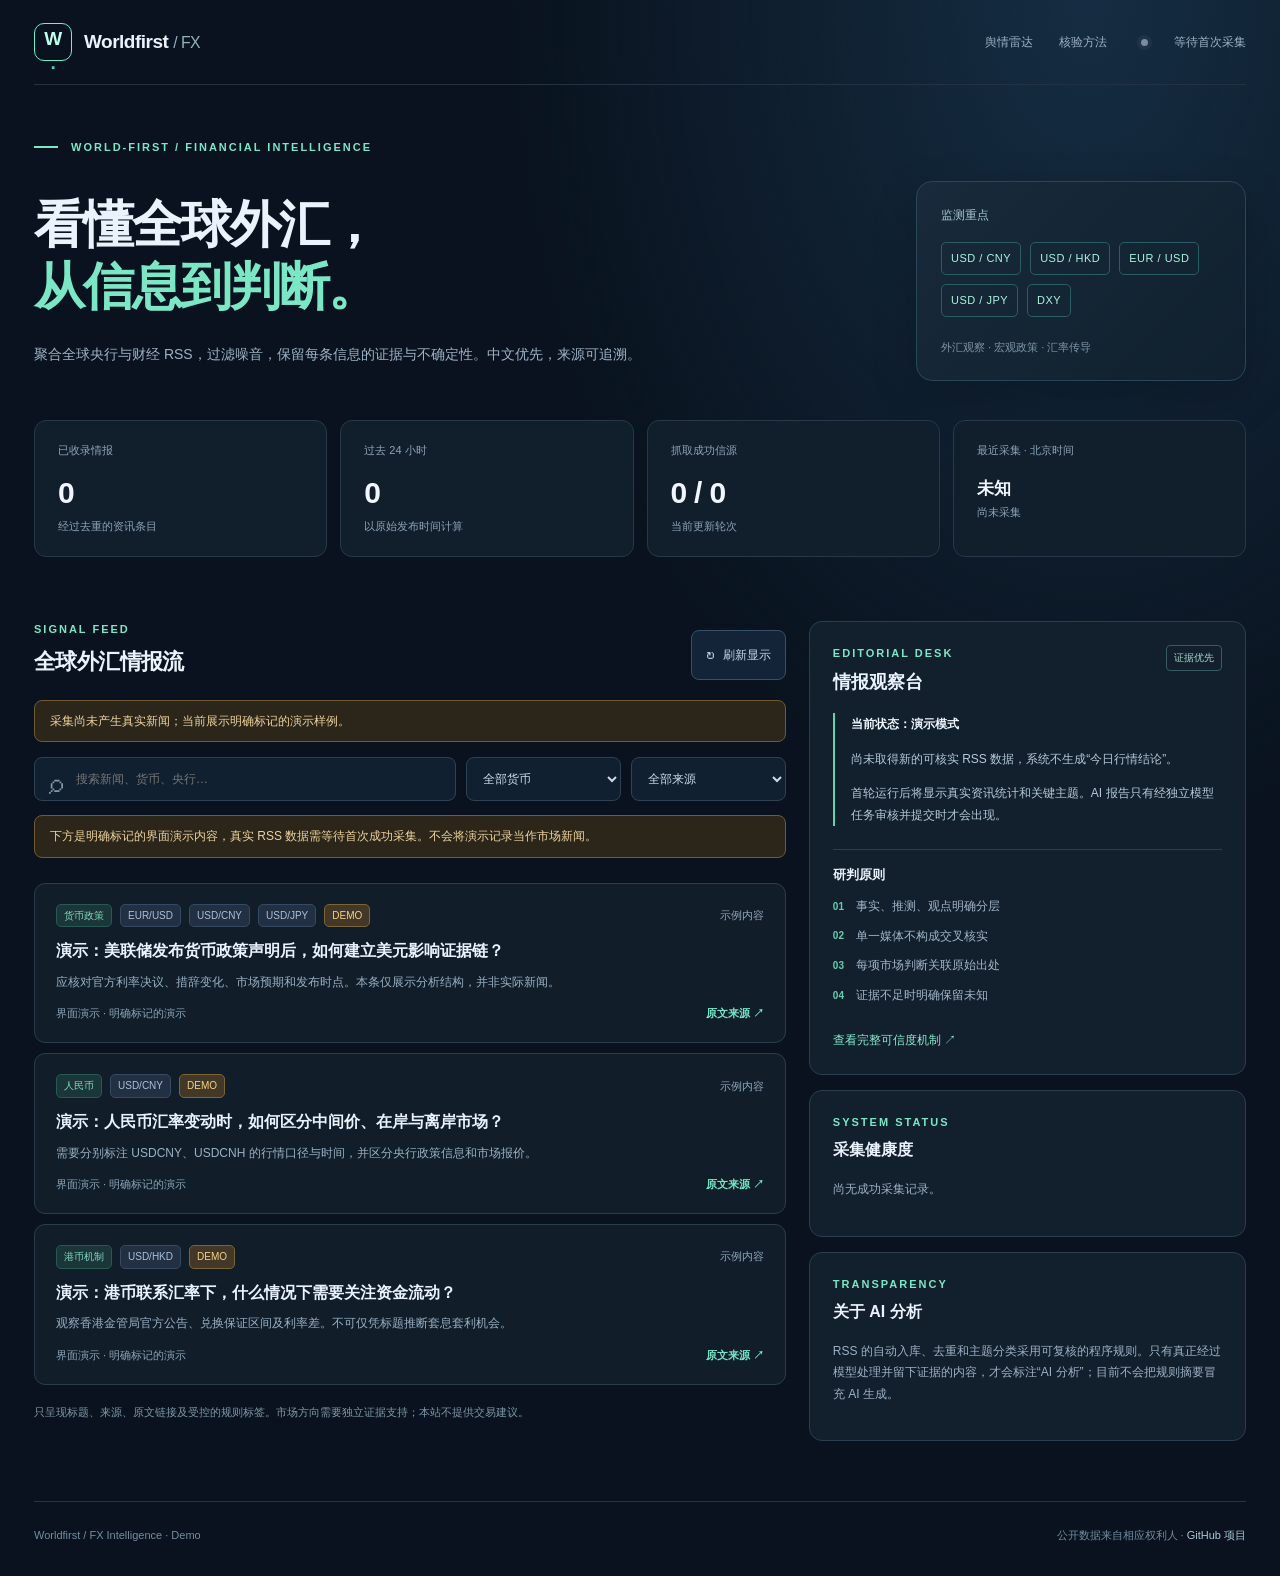
<file: fx/index.html>
<!doctype html>
<html lang="zh-CN">
<head>
<meta charset="utf-8"><meta name="viewport" content="width=device-width,initial-scale=1">
<meta name="theme-color" content="#08121f">
<meta name="description" content="WorldFirst FX - 外汇资讯聚合、证据核验与中文情报看板">
<title>FX Intelligence · Worldfirst</title>
<link rel="stylesheet" href="./style.css">
</head>
<body>
<div class="shell">
<header class="header">
  <a class="logo" href="../" aria-label="Worldfirst 首页"><span class="logo-mark">W<span>·</span></span><span>Worldfirst <small>/ FX</small></span></a>
  <nav class="header-right"><a href="../radar/">舆情雷达</a><a href="./docs/RELIABILITY.md" target="_blank" rel="noopener">核验方法</a><span class="live-dot" aria-hidden="true"></span><span id="health-label">等待数据</span></nav>
</header>
<section class="hero">
  <div class="eyebrow"><span class="tiny-line"></span> WORLD-FIRST / FINANCIAL INTELLIGENCE</div>
  <div class="hero-row"><div><h1>看懂全球外汇，<br><em>从信息到判断。</em></h1><p class="hero-text">聚合全球央行与财经 RSS，过滤噪音，保留每条信息的证据与不确定性。中文优先，来源可追溯。</p></div><div class="hero-card"><div class="hero-card-label">监测重点</div><div class="pair-cloud"><span>USD / CNY</span><span>USD / HKD</span><span>EUR / USD</span><span>USD / JPY</span><span>DXY</span></div><p>外汇观察 · 宏观政策 · 汇率传导</p></div></div>
  <div class="metric-grid">
    <div class="metric"><span>已收录情报</span><strong id="count-total">—</strong><small>经过去重的资讯条目</small></div>
    <div class="metric"><span>过去 24 小时</span><strong id="count-day">—</strong><small>以原始发布时间计算</small></div>
    <div class="metric"><span>抓取成功信源</span><strong id="count-sources">—</strong><small>当前更新轮次</small></div>
    <div class="metric"><span>最近采集 · 北京时间</span><strong class="date-value" id="updated-at">等待首次运行</strong><small id="freshness">更新状态待核实</small></div>
  </div>
</section>
<div class="workbench">
  <div class="main-col">
    <div class="section-head"><div><p class="kicker">SIGNAL FEED</p><h2>全球外汇情报流</h2></div><button class="refresh" id="reload" type="button"><span>↻</span> 刷新显示</button></div>
    <div class="notice" id="notice" role="status">正在读取源数据…</div>
    <div class="filters"><label class="search"><span>⌕</span><input id="search" placeholder="搜索新闻、货币、央行…" aria-label="搜索新闻" /></label><select id="pair" aria-label="按货币对筛选"><option value="">全部货币</option><option>USD/CNY</option><option>USD/HKD</option><option>EUR/USD</option><option>USD/JPY</option><option>GBP/USD</option><option>其他</option></select><select id="origin" aria-label="按来源筛选"><option value="">全部来源</option></select></div>
    <div id="feed" class="feed"><div class="skeleton">正在加载…</div></div>
    <div class="footnote">只呈现标题、来源、原文链接及受控的规则标签。市场方向需要独立证据支持；本站不提供交易建议。</div>
  </div>
  <aside class="aside">
    <div class="panel">
      <div class="panel-top"><div><p class="kicker">EDITORIAL DESK</p><h3>情报观察台</h3></div><span class="outline-tag">证据优先</span></div>
      <div id="brief" class="brief"><p>等待情报入库。系统不会凭空编写今日市场结论。</p></div>
      <div class="rule-divider"></div><h4>研判原则</h4>
      <ul class="rule-list"><li><span>01</span>事实、推测、观点明确分层</li><li><span>02</span>单一媒体不构成交叉核实</li><li><span>03</span>每项市场判断关联原始出处</li><li><span>04</span>证据不足时明确保留未知</li></ul>
      <a class="text-link" href="./docs/RELIABILITY.md" target="_blank" rel="noopener">查看完整可信度机制 ↗</a>
    </div>
    <div class="panel mini-panel"><p class="kicker">SYSTEM STATUS</p><h3>采集健康度</h3><div id="source-status" class="source-status"><p class="muted">首次采集后显示各信源状态。</p></div></div>
    <div class="panel mini-panel"><p class="kicker">TRANSPARENCY</p><h3>关于 AI 分析</h3><p class="muted">RSS 的自动入库、去重和主题分类采用可复核的程序规则。只有真正经过模型处理并留下证据的内容，才会标注“AI 分析”；目前不会把规则摘要冒充 AI 生成。</p></div>
  </aside>
</div>
<footer><span>Worldfirst / FX Intelligence · Demo</span><span>公开数据来自相应权利人 · <a href="https://github.com/TempleHao/Worldfirst/tree/main/fx" target="_blank" rel="noopener">GitHub 项目</a></span></footer>
</div>
<script src="./app.js" defer></script>
</body>
</html>
</file>
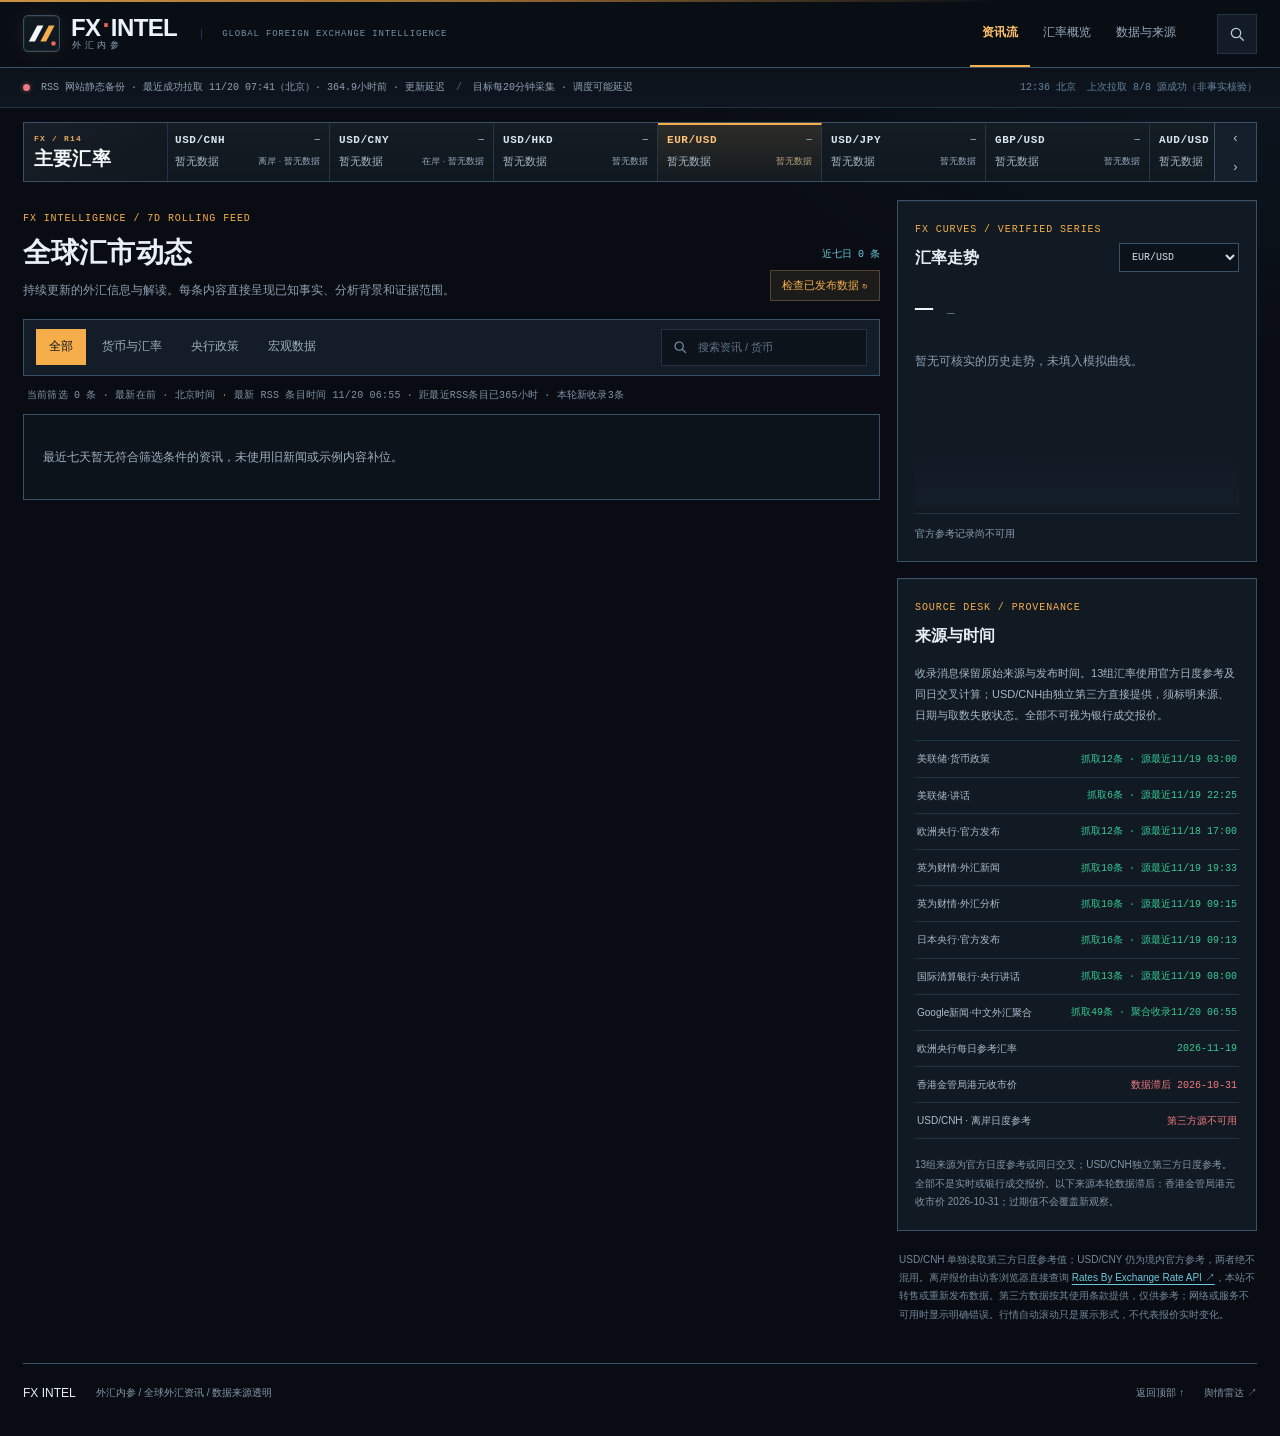
<file: Fx/index.html>
<!doctype html>
<html lang="zh-CN">
<head>
<meta charset="utf-8">
<meta name="viewport" content="width=device-width, initial-scale=1">
<meta name="theme-color" content="#090d13">
<meta name="description" content="外汇内参：最近七天全球汇市资讯、官方汇率参考数据与中文市场解读。">
<title>外汇内参｜全球汇市资讯与解读</title>
<link rel="icon" type="image/svg+xml" href="./assets/fx-intel-mark.svg">
<link rel="stylesheet" href="./style.css?v=20261115-coverage-r7">
<script src="./app.js?v=20261115-coverage-r7" defer></script>
</head>
<body>
<a class="skip-link" href="#latest-news">跳转到资讯流</a>
<header class="site-header" id="top">
  <div class="shell header-layout">
    <a class="site-name brand-lockup" href="./" aria-label="FX INTEL 外汇内参首页">
      <img class="brand-symbol" src="./assets/fx-intel-mark.svg" alt="" width="37" height="37">
      <span class="brand-words"><span class="brand-english">FX<span class="brand-signal" aria-hidden="true">·</span>INTEL</span><span class="brand-chinese">外汇内参</span></span>
    </a>
    <span class="header-description">GLOBAL FOREIGN EXCHANGE INTELLIGENCE</span>
    <nav class="site-nav" aria-label="网站导航">
      <a href="#latest-news" class="nav-current">资讯流</a>
      <a href="#market-overview">汇率概览</a>
      <a href="#market-chart">数据与来源</a>
    </nav>
    <button class="icon-search" id="header-search" type="button" title="搜索资讯" aria-label="搜索资讯"><svg viewBox="0 0 24 24" aria-hidden="true"><circle cx="10.7" cy="10.7" r="6.2"></circle><path d="m15.3 15.3 5.1 5.1"></path></svg></button>
  </div>
</header>
<div class="status-line">
  <div class="shell status-layout">
    <div><span class="status-light" id="status-light"></span><span id="latest-update">正在获取资讯更新时间</span><span class="status-divider">/</span><span>目标每20分钟采集 · 调度可能延迟</span></div>
    <div class="status-time"><span id="beijing-clock">北京时间</span><span id="source-health">信源检测中</span></div>
  </div>
</div>

<main class="shell">
  <section class="market-overview" id="market-overview" aria-label="14组货币对参考行情，包括第三方离岸人民币日度数据">
    <div class="market-title">
      <div class="section-kicker">FX / R14</div>
      <div class="market-title-row"><h2>主要汇率</h2></div>
    </div>
    <div class="ticker-area">
      <div id="market-viewport" class="market-viewport" tabindex="0" role="region" aria-label="可横向滚动的14组外汇参考行情，鼠标悬停会暂停">
        <div id="market-grid" class="market-strip" aria-live="off"><div class="loading">正在读取有来源的汇率数据…</div></div>
      </div>
      <div class="ticker-controls" role="group" aria-label="行情滚动控制">
        <button id="ticker-prev" type="button" aria-label="向左查看前面的货币对" title="向左滚动">‹</button>
        <button id="ticker-next" type="button" aria-label="向右查看更多货币对" title="向右滚动">›</button>
      </div>
    </div>
  </section>

  <div class="page-grid">
    <section class="feed-column" id="latest-news">
      <div class="feed-heading">
        <div>
          <span class="section-kicker">FX INTELLIGENCE / 7D ROLLING FEED</span>
          <h1>全球汇市动态</h1>
          <p>持续更新的外汇信息与解读。每条内容直接呈现已知事实、分析背景和证据范围。</p>
        </div>
        <div class="feed-live"><span id="article-count">加载中</span><button id="refresh-data" type="button" title="只读取已采集和已发布的数据快照，不会立即从所有 RSS 源抓取">检查已发布数据 <span aria-hidden="true">↻</span></button></div>
      </div>

      <div class="filter-row">
        <div class="filters" role="group" aria-label="资讯分类">
          <button class="filter active" type="button" data-filter="all" aria-pressed="true">全部</button>
          <button class="filter" type="button" data-filter="currency" aria-pressed="false">货币与汇率</button>
          <button class="filter" type="button" data-filter="policy" aria-pressed="false">央行政策</button>
          <button class="filter" type="button" data-filter="macro" aria-pressed="false">宏观数据</button>
        </div>
        <label class="search-field"><svg viewBox="0 0 24 24" aria-hidden="true"><circle cx="10.7" cy="10.7" r="6.2"></circle><path d="m15.3 15.3 5.1 5.1"></path></svg><input type="search" id="search" placeholder="搜索资讯 / 货币" aria-label="搜索最近七天资讯"></label>
      </div>

      <div class="feed-status" id="feed-status">最近七天 · 原文发布时间与采集时间分开显示 · 最新在前</div>
      <div id="stream" class="news-stream" aria-live="polite"><p class="loading">资讯正在载入…</p></div>
      <div class="load-more-wrap"><button id="load-more" type="button" hidden>继续阅读 ↓</button></div>
    </section>

    <aside class="data-column" aria-label="汇率数据与信源核验">
      <section class="rail-section" id="market-chart">
        <div class="rail-heading"><div><span class="section-kicker">FX CURVES / VERIFIED SERIES</span><h2>汇率走势</h2></div><label><span class="sr-only">选择观察货币对</span><select id="chart-select" aria-label="选择观察货币对"><option value="EUR/USD">EUR/USD</option><option value="USD/CNH">USD/CNH · 第三方日度参考</option><option value="USD/CNY">USD/CNY · 境内</option><option value="USD/HKD">USD/HKD</option><option value="USD/JPY">USD/JPY</option><option value="GBP/USD">GBP/USD</option><option value="AUD/USD">AUD/USD</option><option value="NZD/USD">NZD/USD</option><option value="USD/CAD">USD/CAD</option><option value="USD/CHF">USD/CHF</option><option value="USD/SGD">USD/SGD</option><option value="EUR/GBP">EUR/GBP</option><option value="EUR/JPY">EUR/JPY</option><option value="EUR/CHF">EUR/CHF</option></select></label></div>
        <div class="chart-primary"><strong id="chart-value">—</strong><span id="chart-change">—</span></div>
        <div id="detail-chart" class="detail-chart" aria-label="已核验来源的汇率历史观察曲线"><p class="loading">正在读取历史记录…</p></div>
        <div id="chart-note" class="chart-note">官方工作日参考汇率 · 非实时报价</div>
      </section>
      <section class="rail-section" id="source-desk">
        <div class="rail-heading"><div><span class="section-kicker">SOURCE DESK / PROVENANCE</span><h2>来源与时间</h2></div></div>
        <p class="source-description">收录消息保留原始来源与发布时间。13组汇率使用官方日度参考及同日交叉计算；USD/CNH由独立第三方直接提供，须标明来源、日期与取数失败状态。全部不可视为银行成交报价。</p>
        <div id="source-list" class="source-list"><p class="loading">正在检查来源…</p></div>
        <div class="source-warning" id="market-warning">数据缺失或过期时直接标明，不填充模拟行情。</div>
      </section>
      <div class="rail-footnote">USD/CNH 单独读取第三方日度参考值；USD/CNY 仍为境内官方参考，两者绝不混用。离岸报价由访客浏览器直接查询 <a href="https://www.exchangerate-api.com" target="_blank" rel="noopener noreferrer">Rates By Exchange Rate API ↗</a>，本站不转售或重新发布数据。第三方数据按其使用条款提供，仅供参考；网络或服务不可用时显示明确错误。行情自动滚动只是展示形式，不代表报价实时变化。</div>
    </aside>
  </div>

  <footer class="footer">
    <div><strong>FX INTEL</strong><span>外汇内参 / 全球外汇资讯 / 数据来源透明</span></div>
    <div><a href="#top">返回顶部 ↑</a><a href="../radar/">舆情雷达 ↗</a></div>
  </footer>
</main>
</body>
</html>
</file>
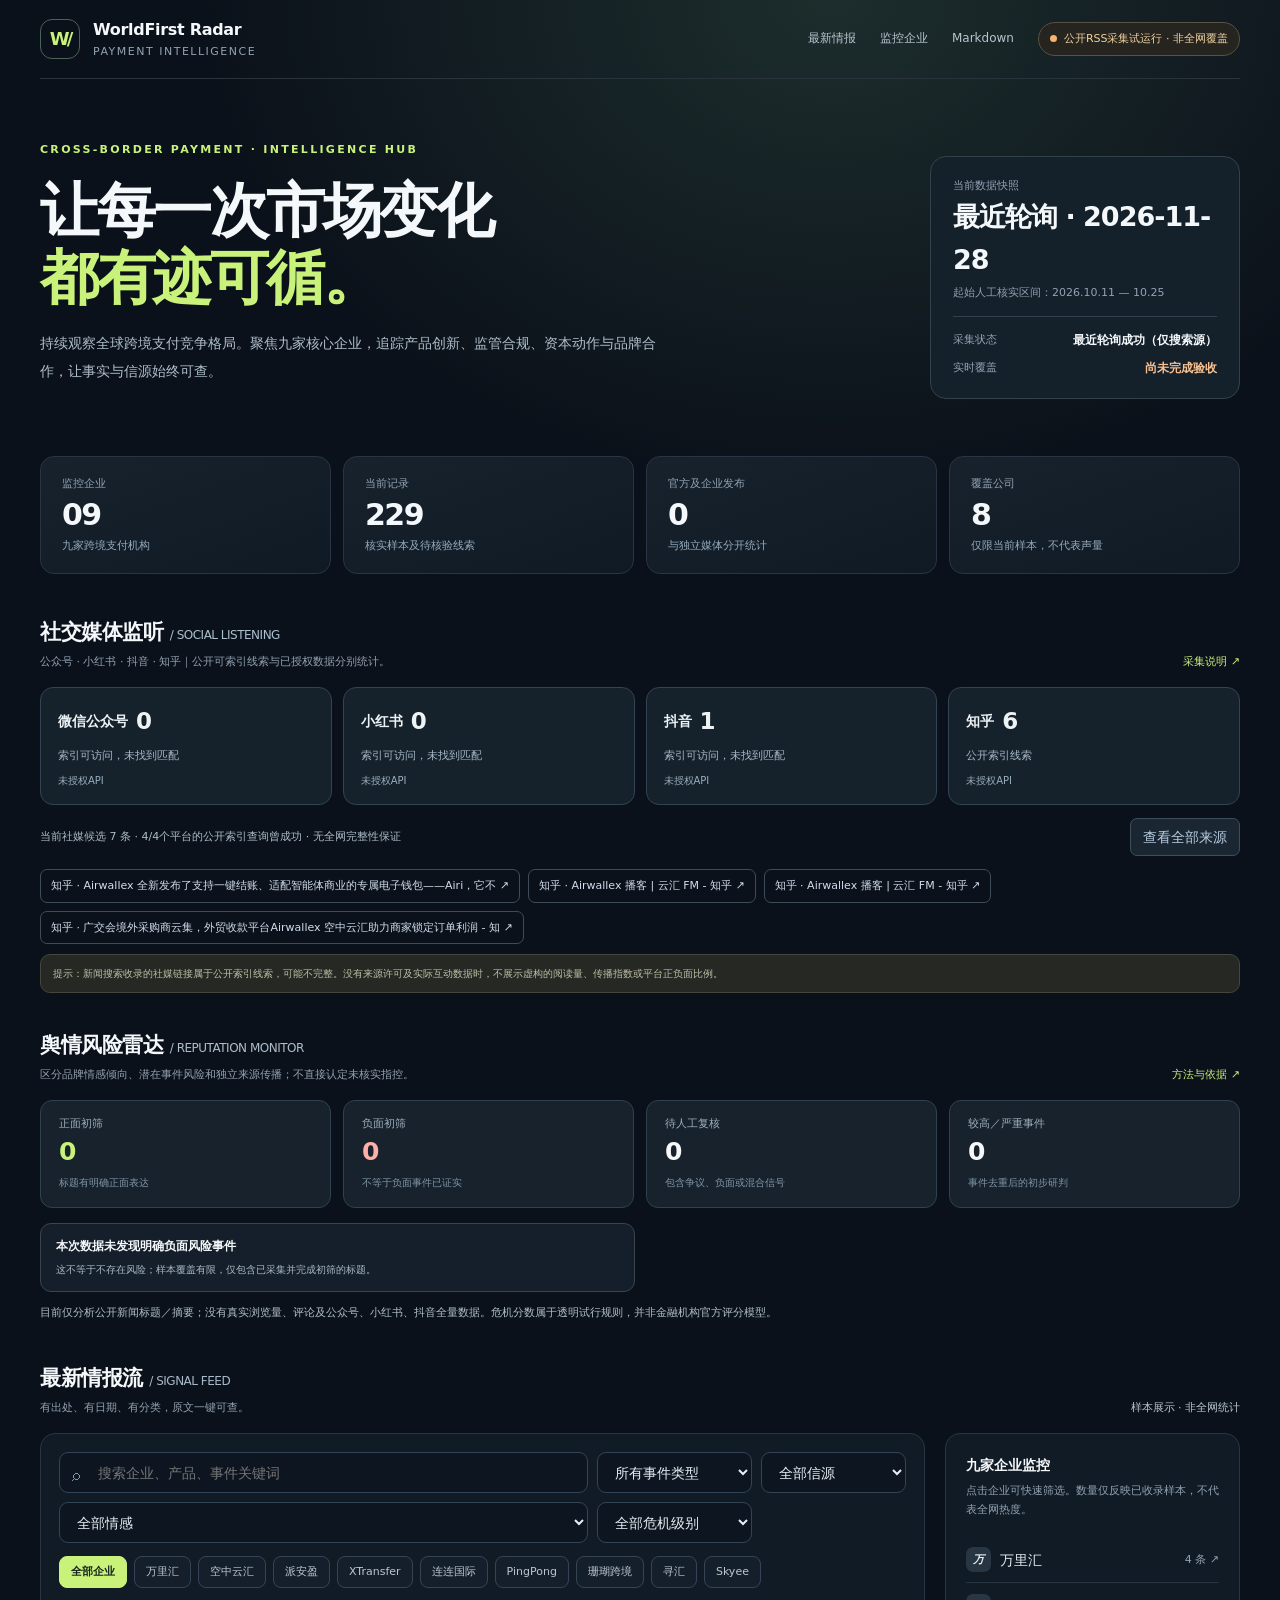
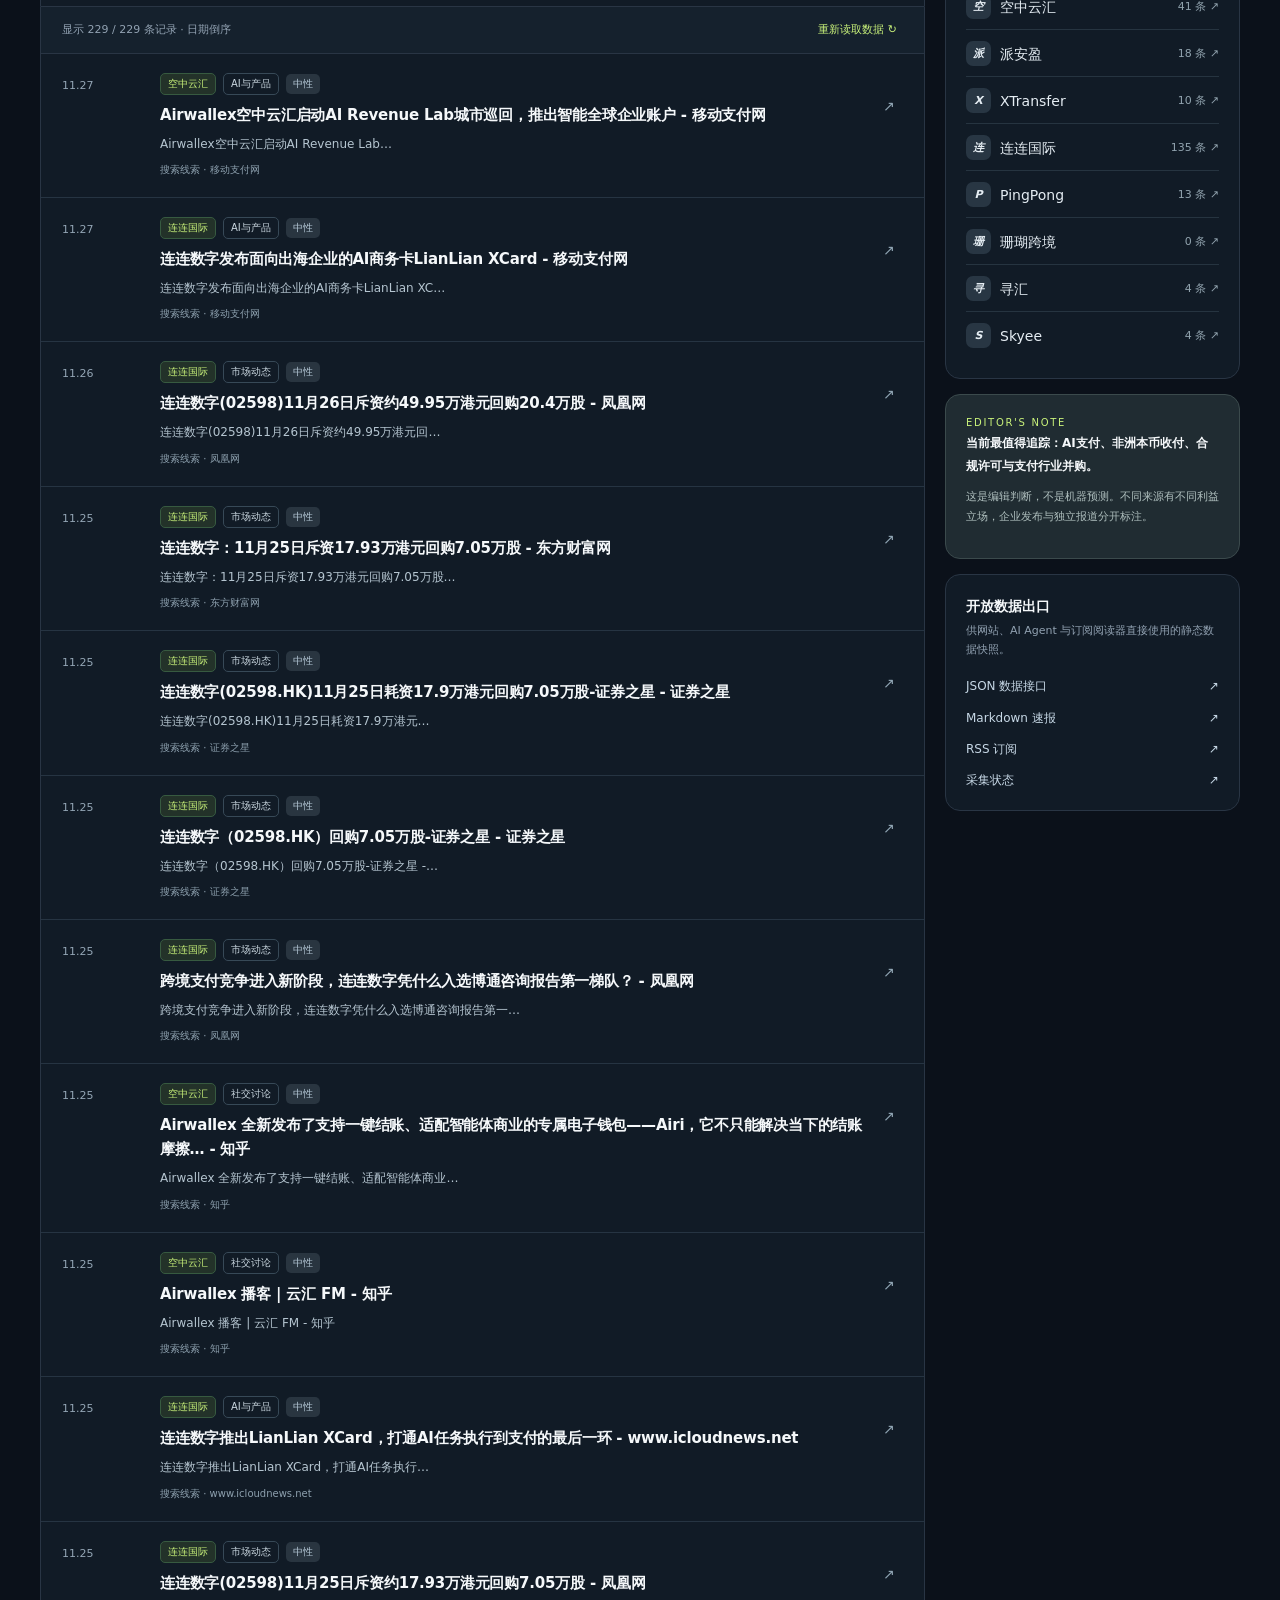
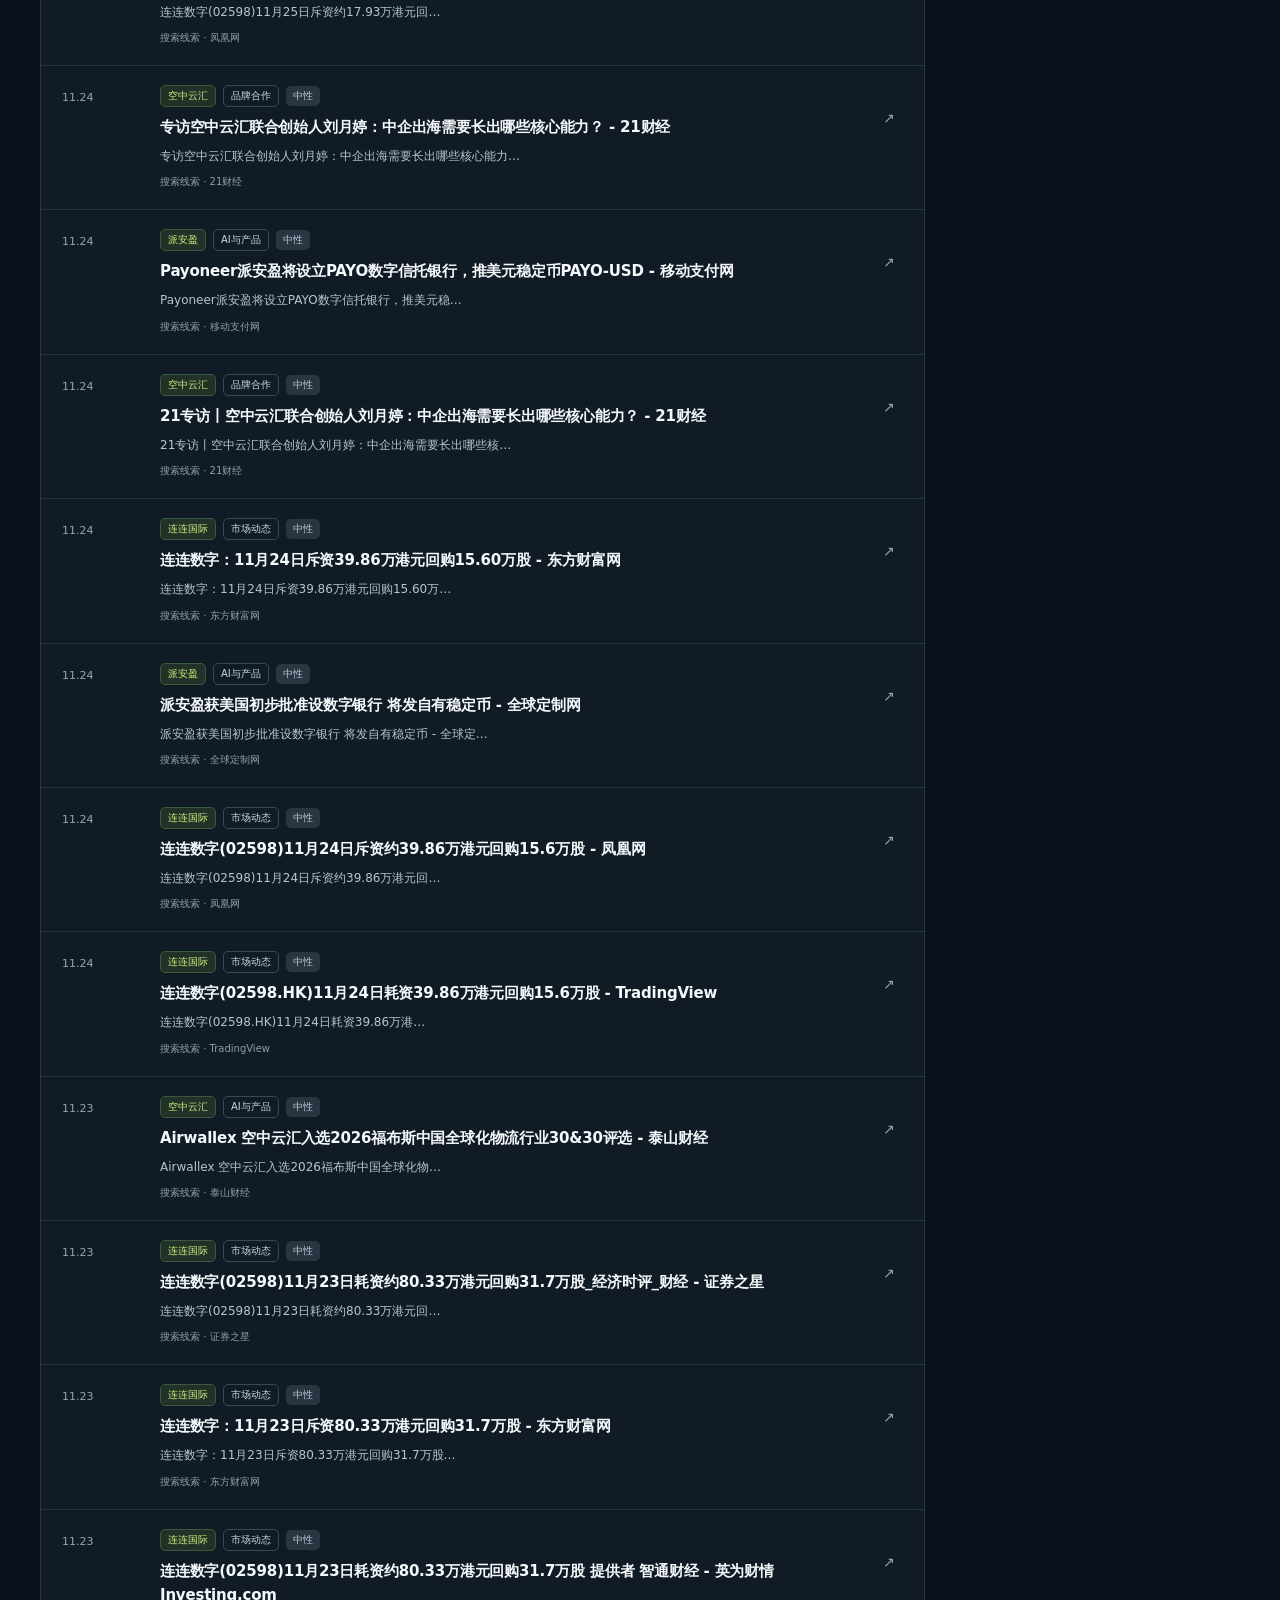
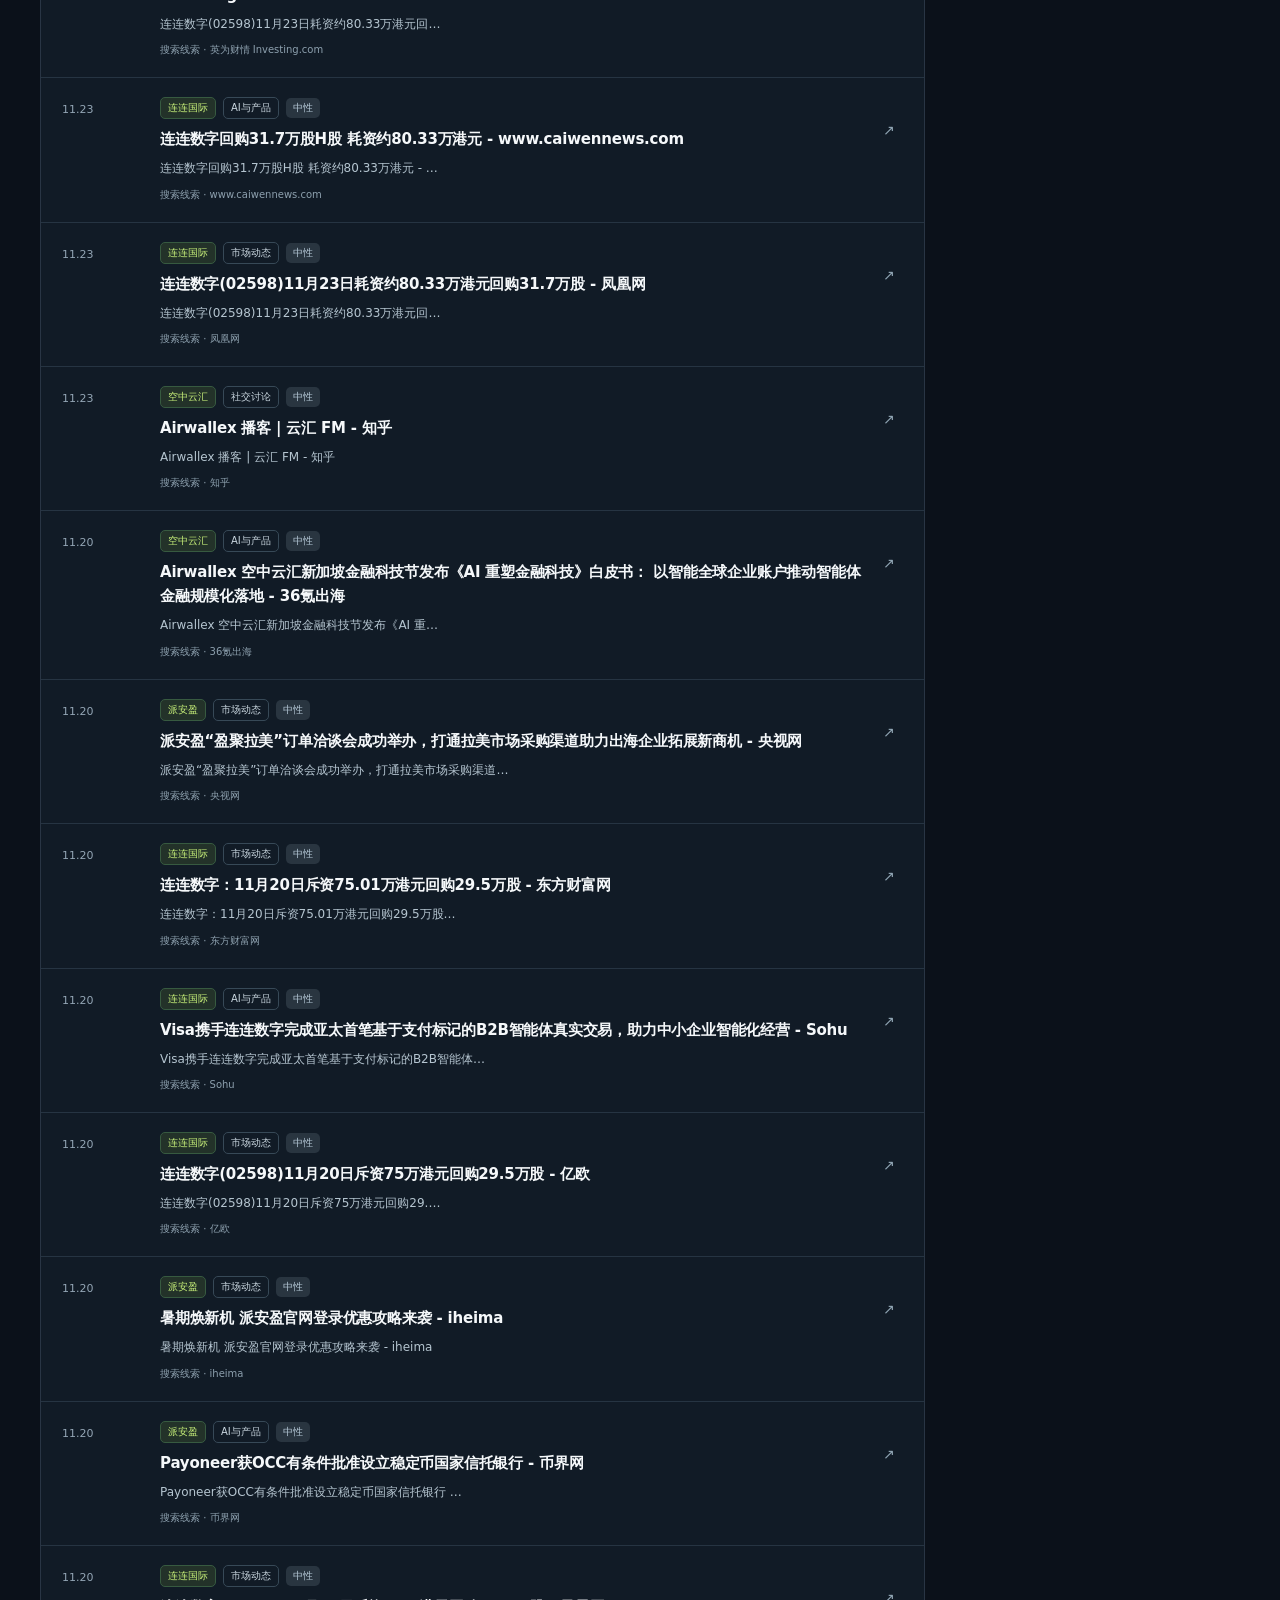
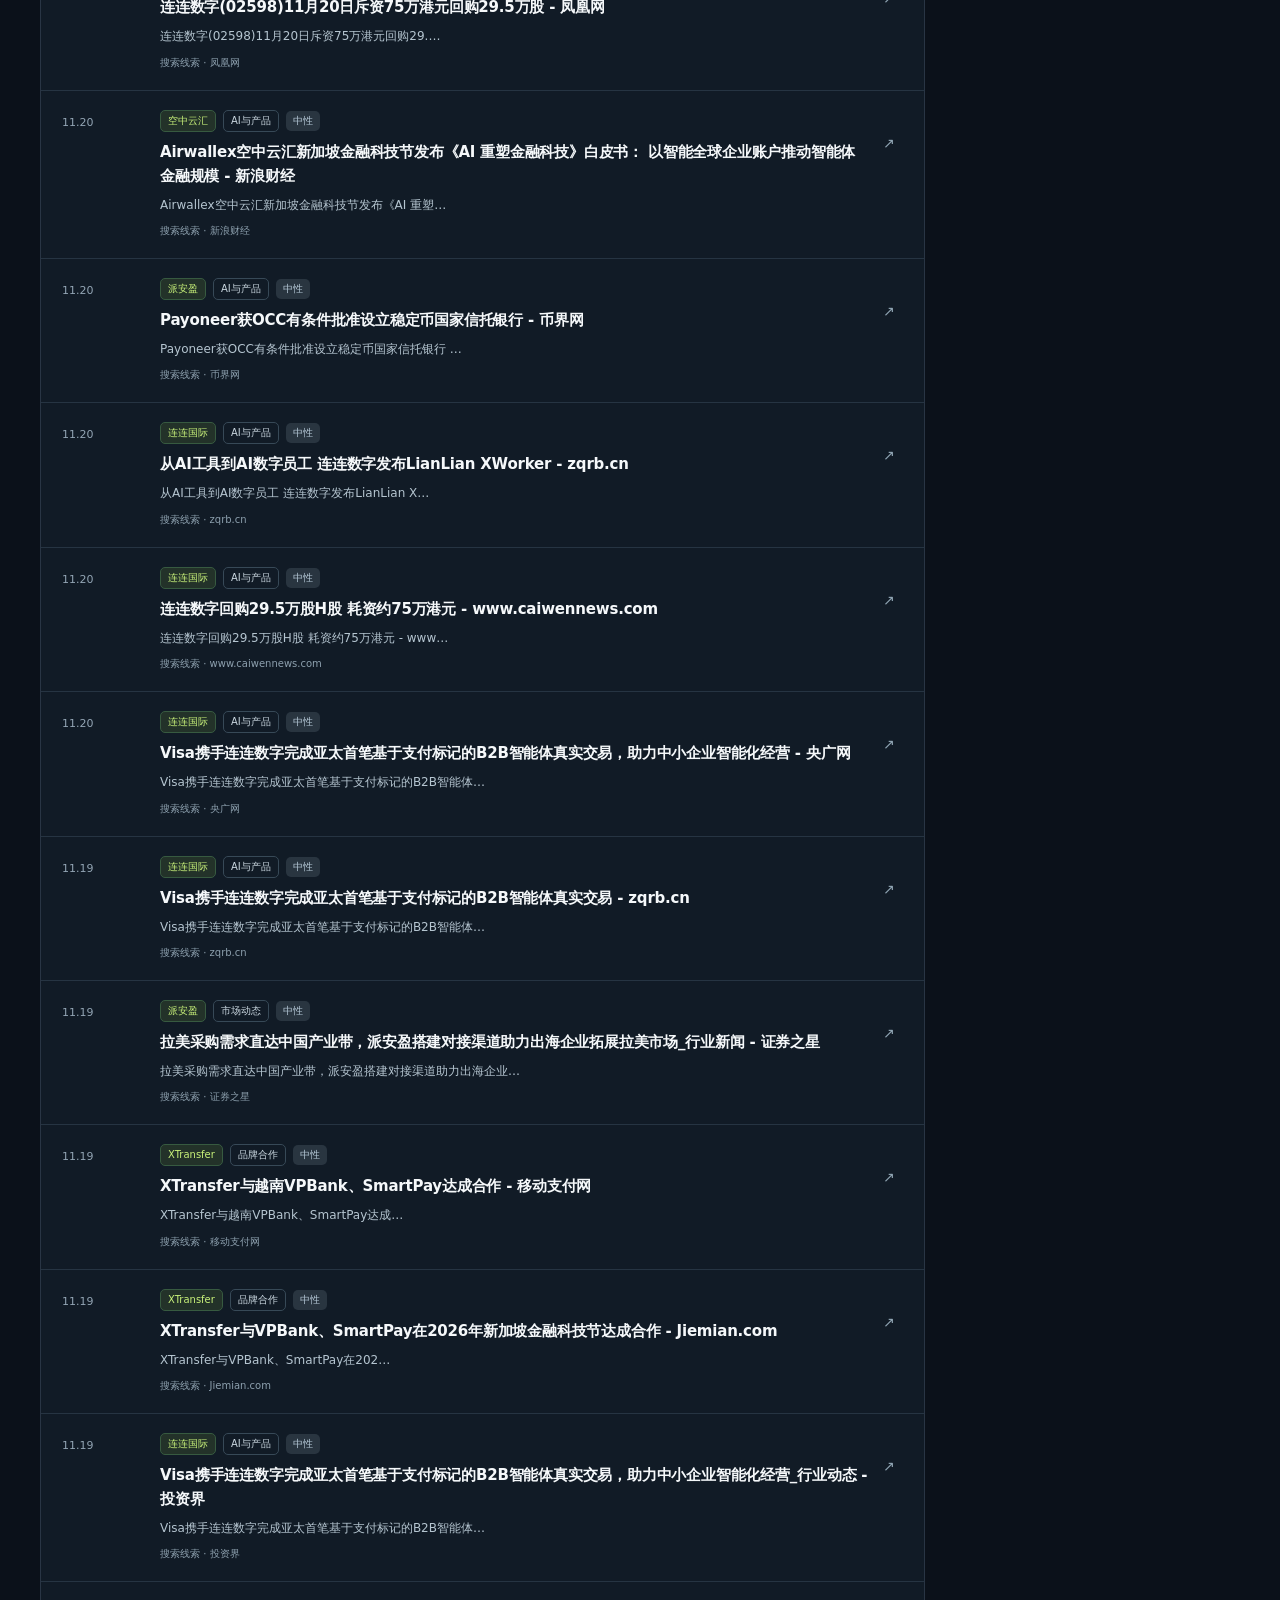
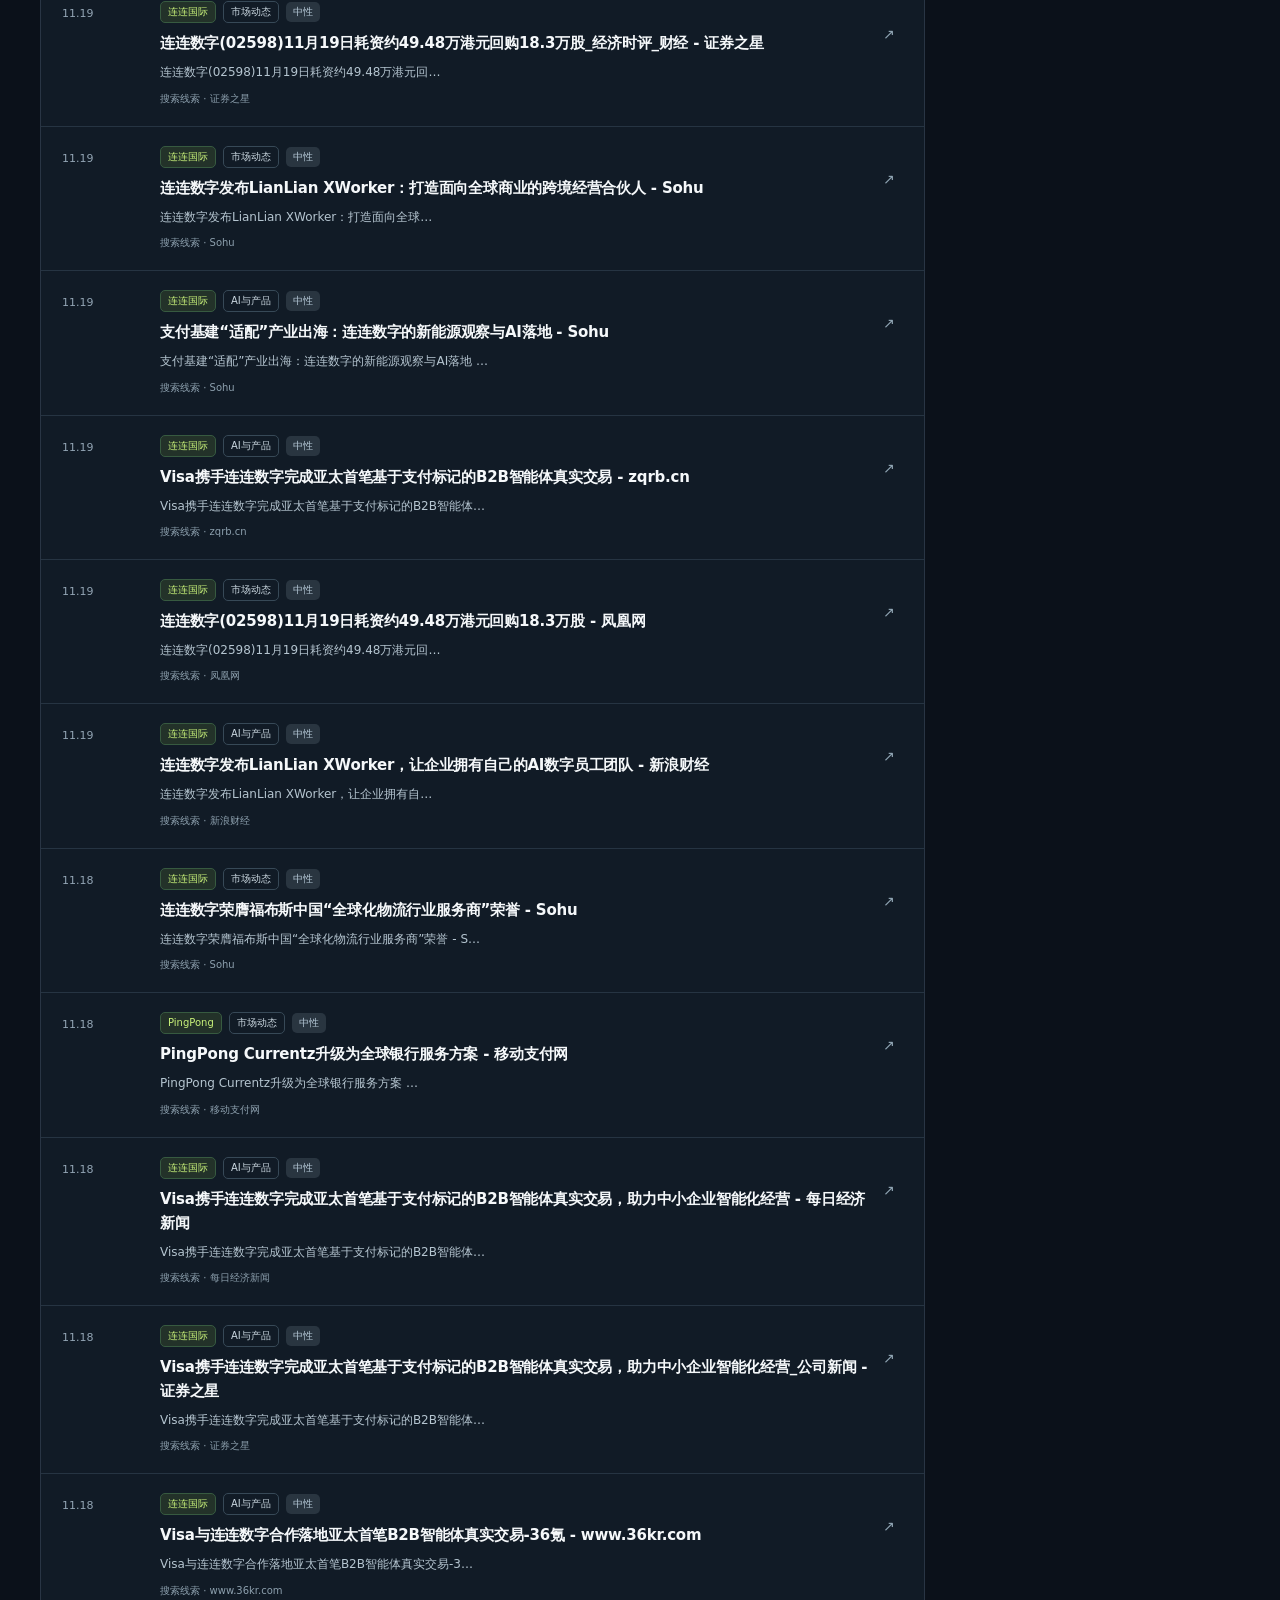
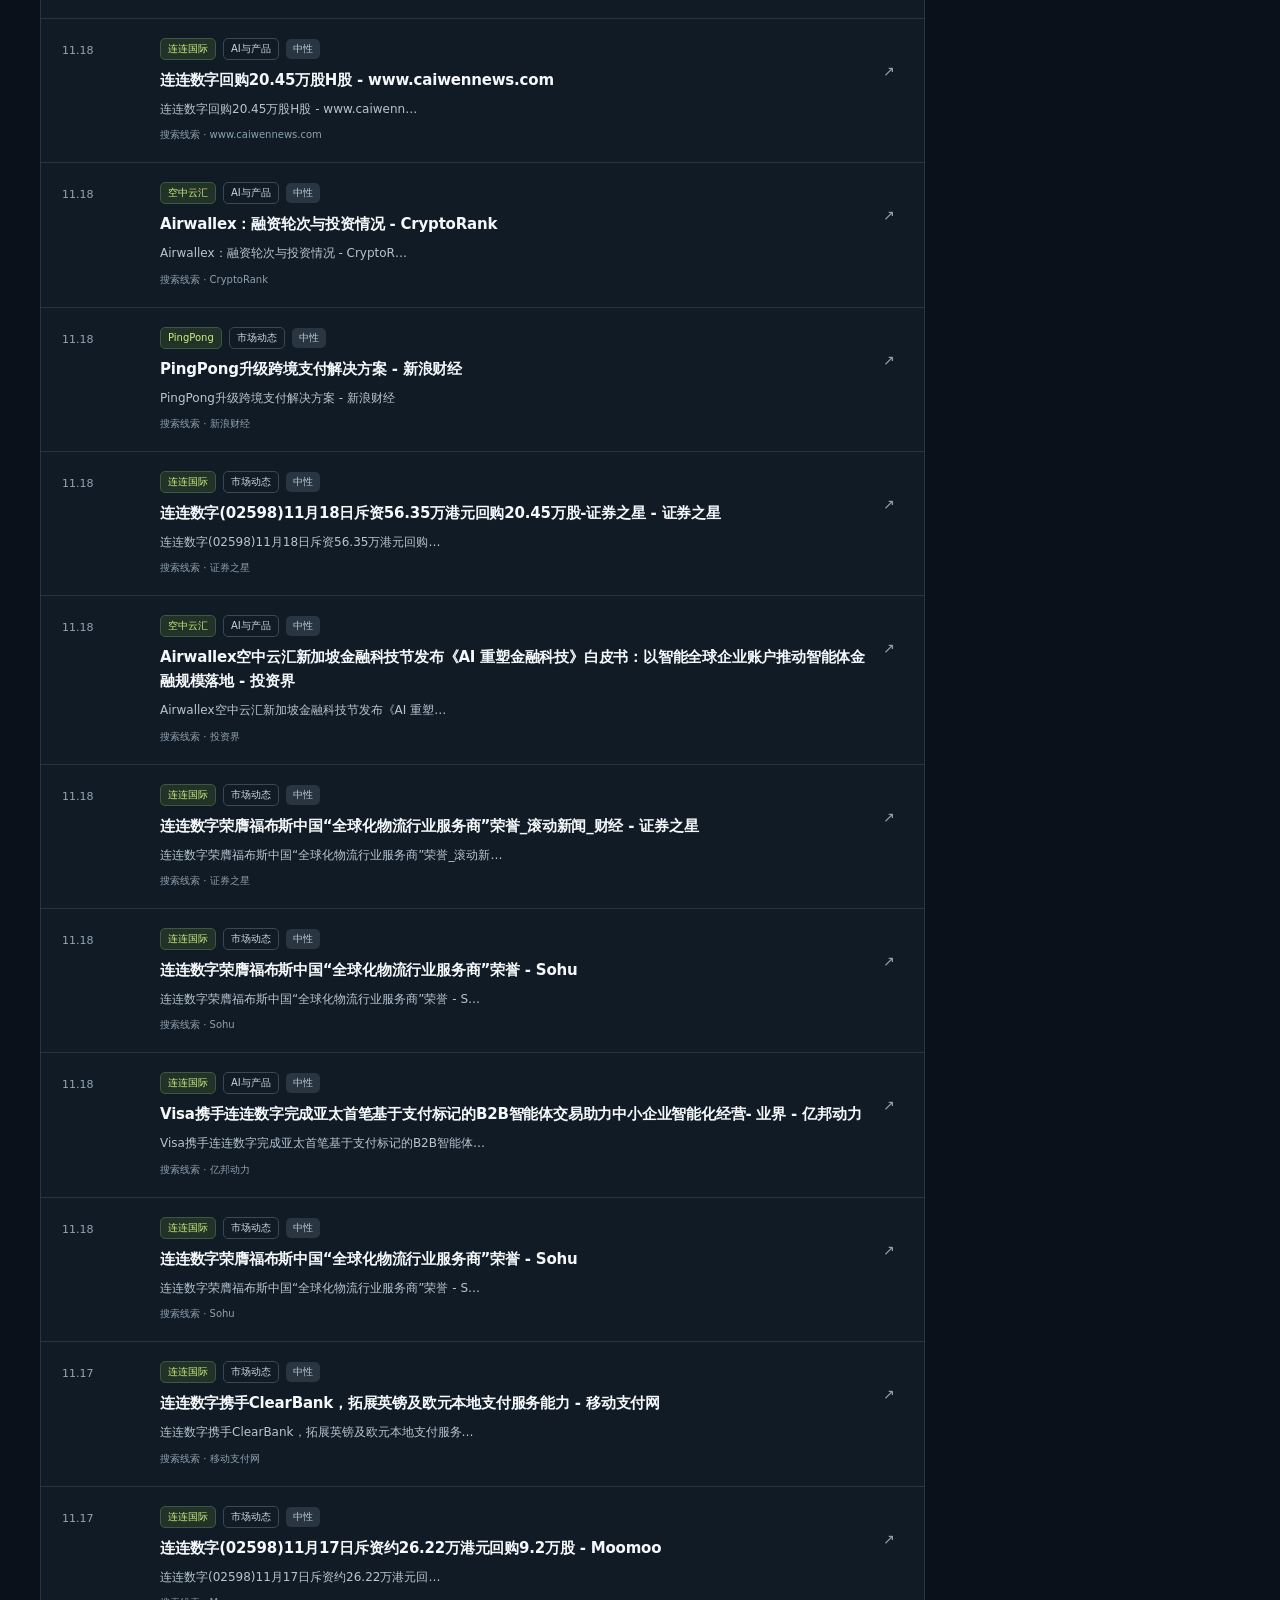
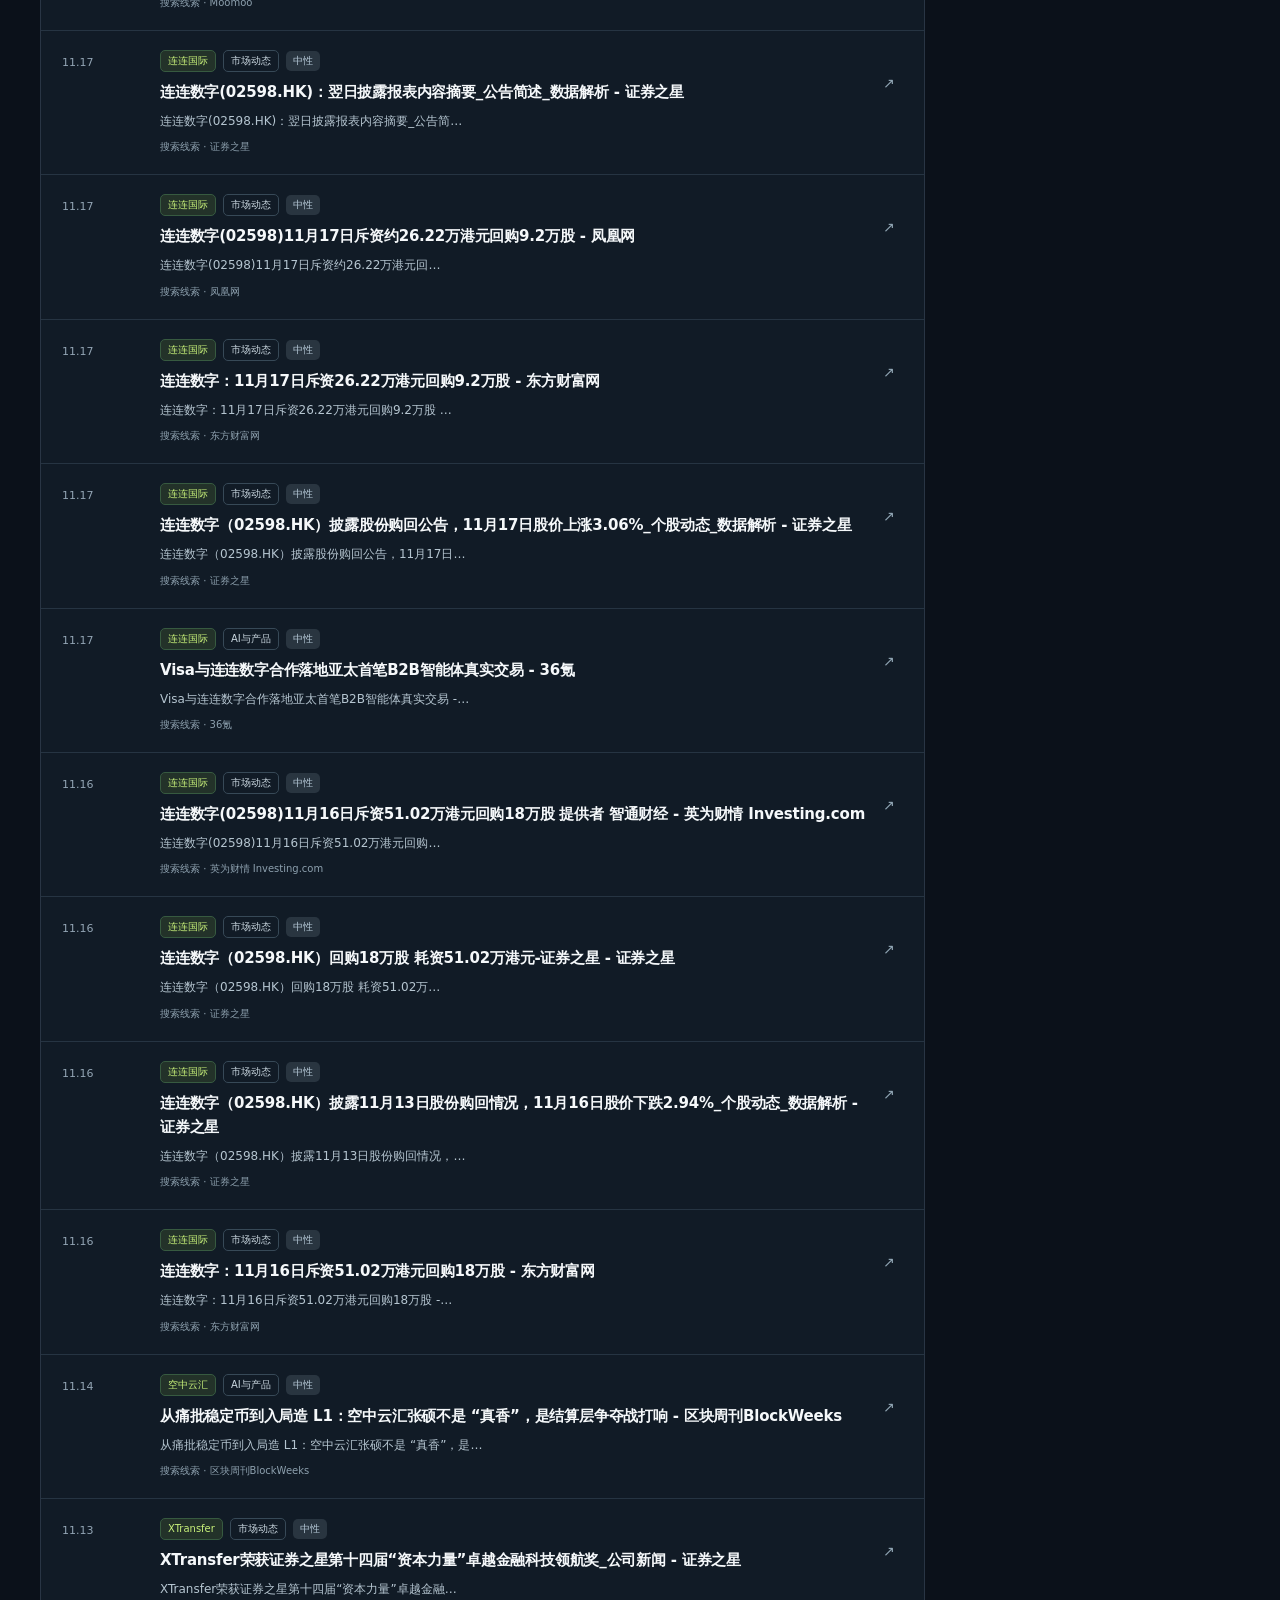
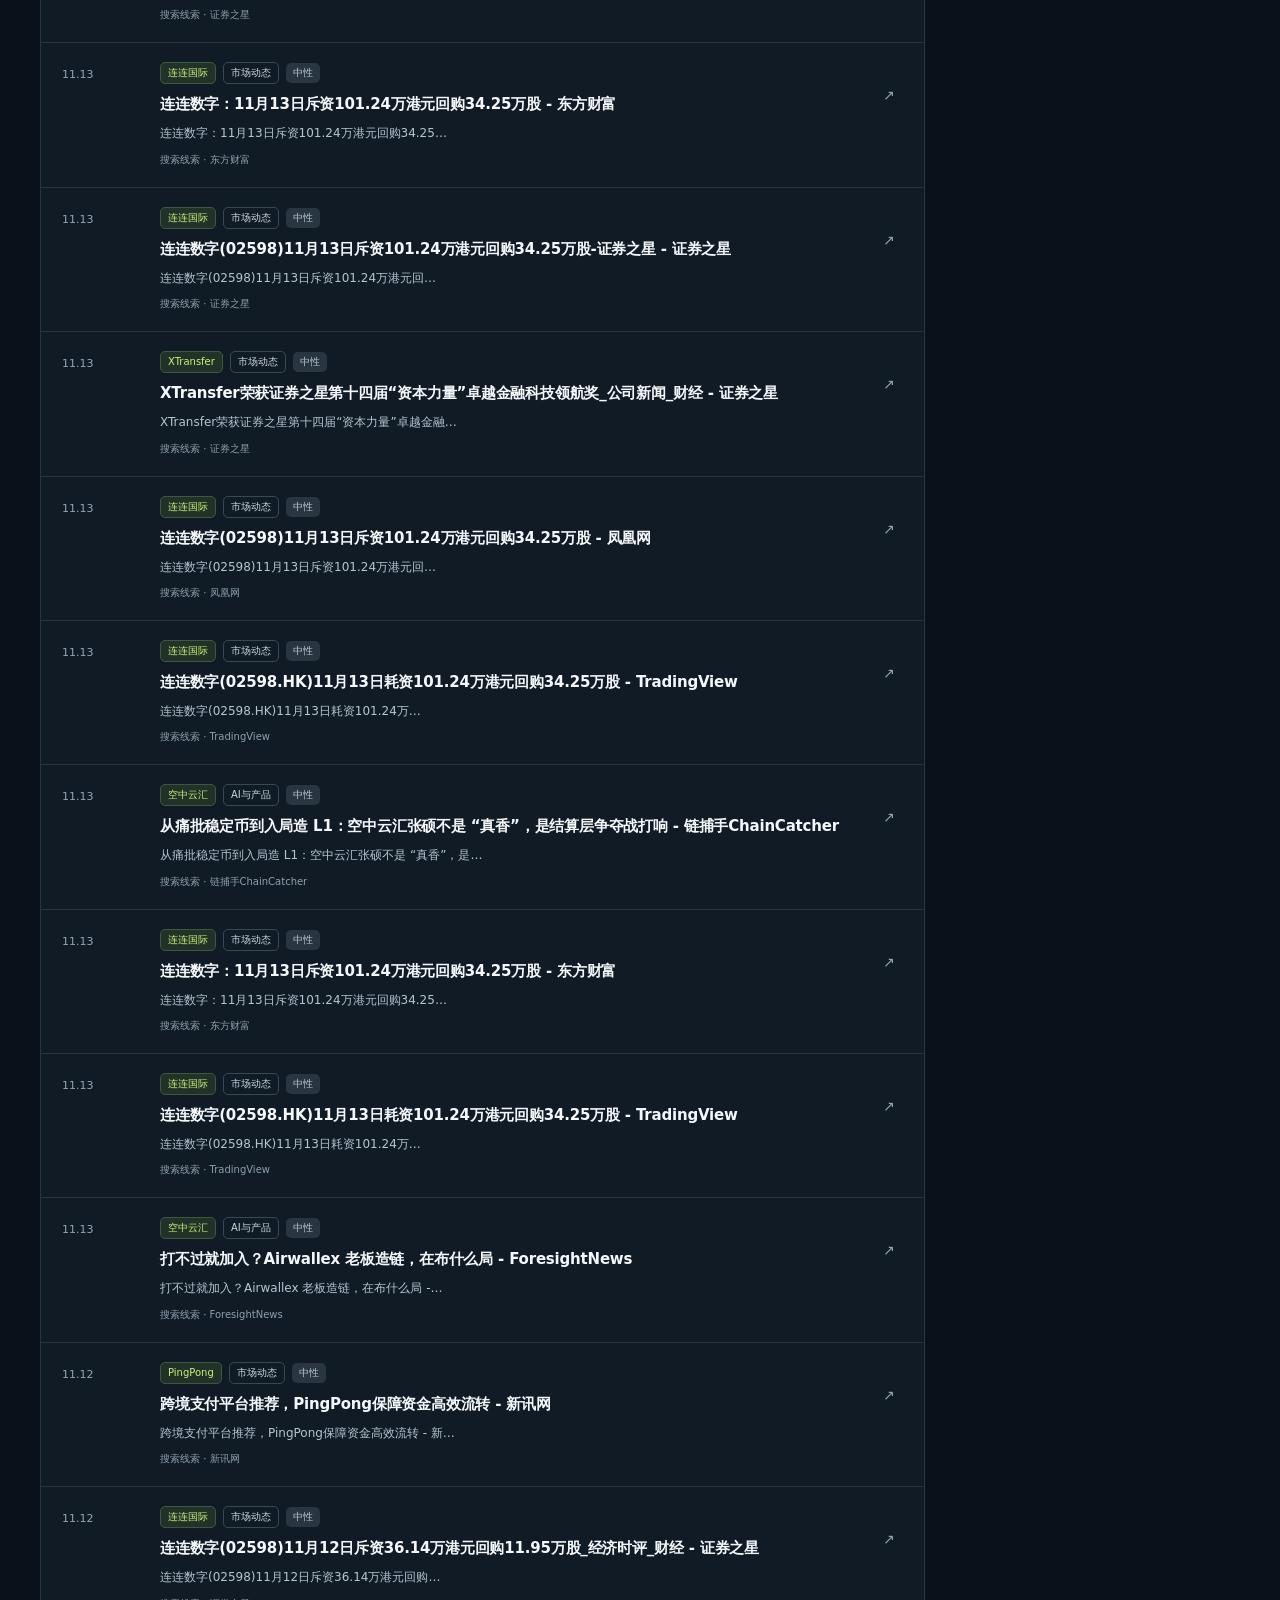
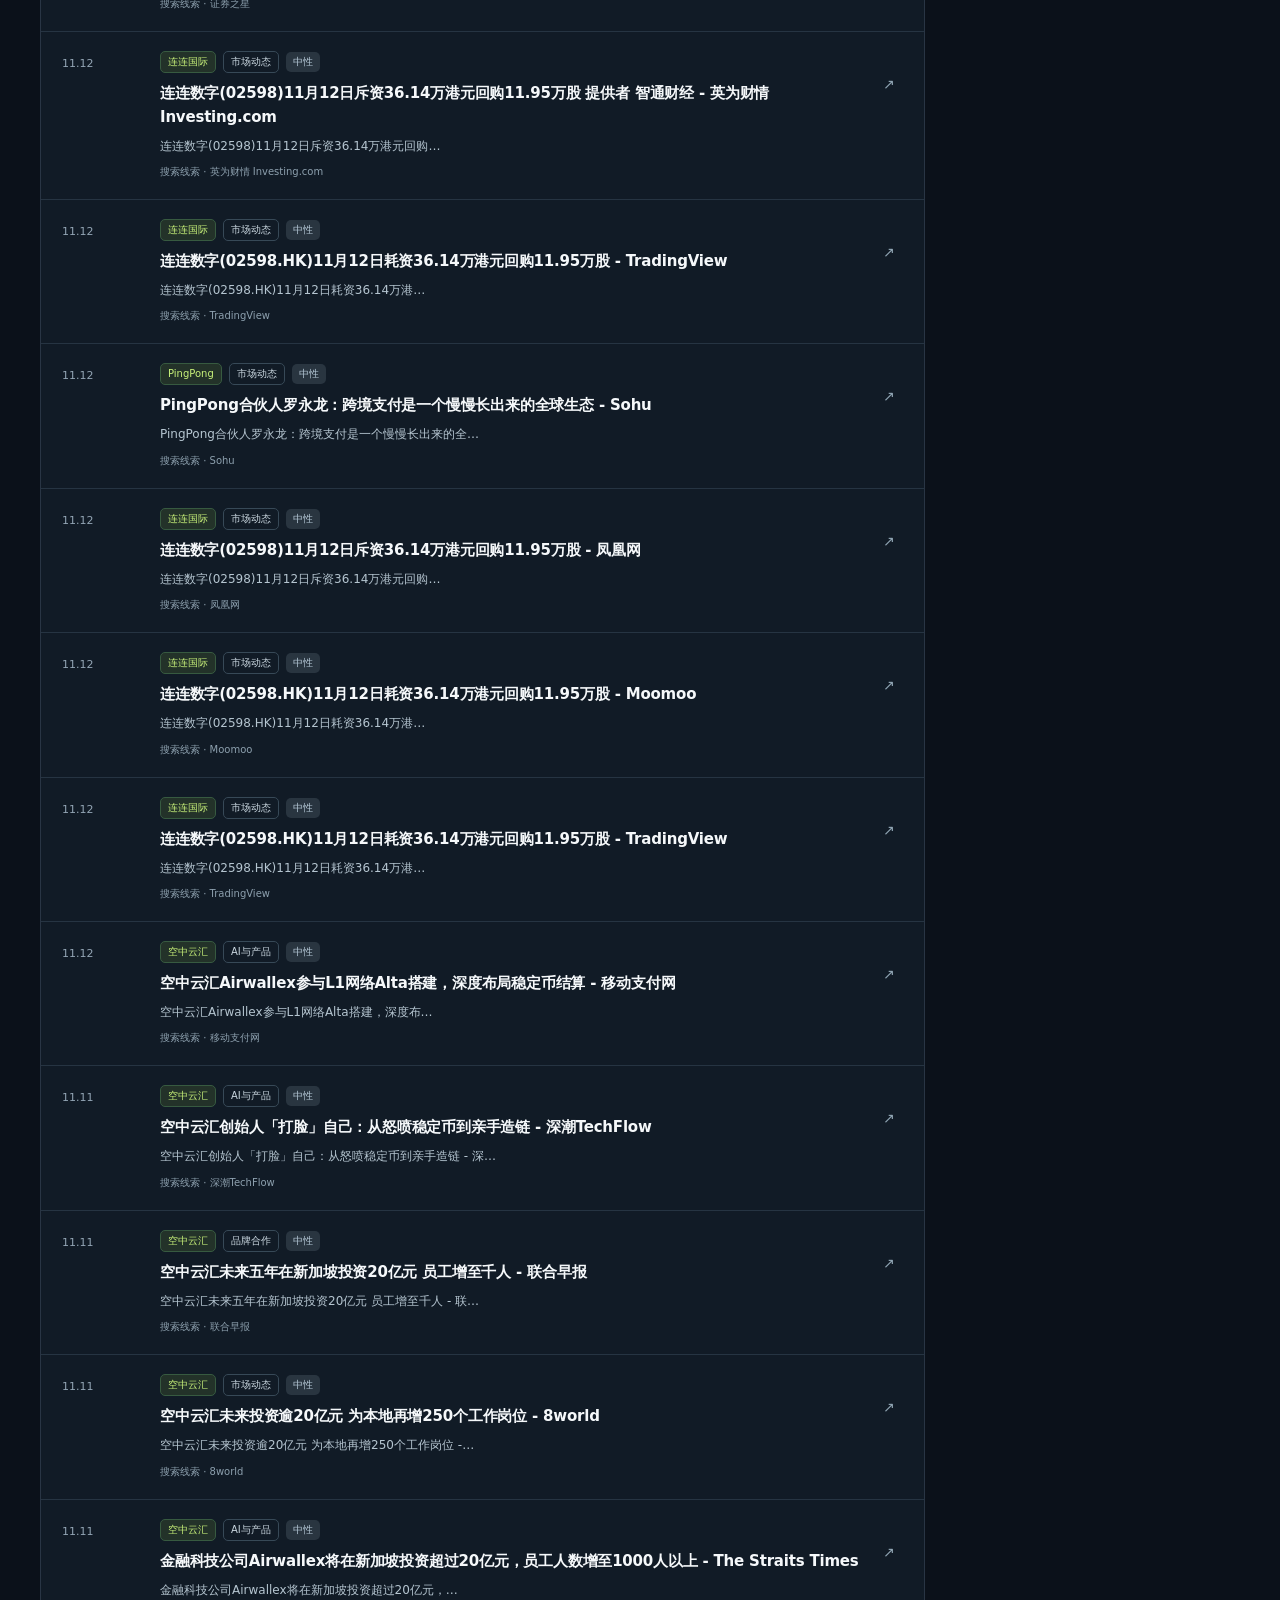
<file: radar/index.html>
<!doctype html>
<html lang="zh-CN"><head><meta charset="utf-8"><meta name="viewport" content="width=device-width, initial-scale=1"><meta name="color-scheme" content="dark"><meta name="theme-color" content="#0c1119"><meta name="description" content="WorldFirst Radar 跨境支付九家企业舆情、竞争动态与可信来源观察站。"><title>WorldFirst Radar · 跨境支付舆情雷达</title>
<style>
:root{--bg:#0b111a;--panel:#111b26;--panel2:#151f2c;--stroke:#293544;--muted:#92a2b2;--fg:#f5f8fa;--accent:#c9f27a;--orange:#fcb888;--blue:#87bafb;--red:#fc9b93}
*{box-sizing:border-box}html{scroll-behavior:smooth}body{margin:0;font:14px/1.6 -apple-system,BlinkMacSystemFont,"PingFang SC","Microsoft Yahei",Inter,system-ui,sans-serif;color:var(--fg);background:var(--bg)}a{color:inherit;text-decoration:none}button,input,select{font:inherit}button{cursor:pointer}button:focus-visible,a:focus-visible,input:focus-visible,select:focus-visible{outline:2px solid var(--accent);outline-offset:3px}
.background-glow{position:absolute;inset:0 0 auto 0;height:640px;background:radial-gradient(ellipse at 65% 0%,#284039 0%,transparent 54%);pointer-events:none;opacity:.6}.shell{max-width:1416px;padding:0 40px;margin:0 auto;position:relative}.top{height:79px;border-bottom:1px solid #28333b;display:flex;align-items:center;justify-content:space-between;gap:20px}.brand{display:flex;align-items:center;gap:13px}.brand-mark{width:40px;height:40px;border:1px solid #4a6356;border-radius:12px;display:grid;place-items:center;color:var(--accent);font-size:18px;font-weight:800;letter-spacing:-3px}.brand strong{font-size:16px;letter-spacing:-.3px}.brand small{display:block;color:var(--muted);font-size:11px;letter-spacing:1.5px;text-transform:uppercase}.top-right{display:flex;align-items:center;gap:24px}.top-right a{font-size:12px;color:#b8c5d0}.dot{display:inline-block;width:7px;height:7px;border-radius:50%;background:#f9b26f;margin-right:7px}.top-status{border:1px solid #575244;background:#25241f;padding:7px 11px;border-radius:30px;font-size:11px;color:#efd1a2}
.hero{display:grid;grid-template-columns:1fr 310px;gap:42px;padding:62px 0 35px;align-items:end}.eyebrow{font-size:11px;letter-spacing:2.3px;color:var(--accent);font-weight:700}.hero h1{font-size:clamp(33px,5vw,59px);line-height:1.15;letter-spacing:-2.5px;margin:18px 0 18px;font-weight:750}.hero h1 span{color:var(--accent)}.lede{color:#aebecb;font-size:14px;max-width:620px;line-height:1.95}.hero-aside{border:1px solid #33414b;padding:20px 22px;background:#14212b;border-radius:16px}.hero-aside .mono{font-variant-numeric:tabular-nums;font-size:27px;font-weight:700;letter-spacing:-1px}.hero-aside .sub{font-size:11px;color:var(--muted);margin-top:3px}.hero-aside hr{border:0;border-top:1px solid #31414d;margin:14px 0}.row-inline{display:flex;justify-content:space-between;align-items:center;gap:10px}.row-inline strong{font-size:12px}.quiet{font-size:11px;color:var(--muted)}
.metrics{display:grid;grid-template-columns:repeat(4,1fr);gap:12px;margin:22px 0 42px}.metric{border:1px solid var(--stroke);border-radius:14px;padding:18px 21px;background:linear-gradient(160deg,#17222d,#101a25)}.metric .m-label{font-size:11px;color:var(--muted)}.metric .m-number{font-size:30px;letter-spacing:-1.5px;font-weight:730;line-height:1.5}.metric .m-note{font-size:11px;color:#94abbd}
.section-head{display:flex;align-items:flex-end;justify-content:space-between;gap:14px;margin:0 0 17px}.section-head h2{font-size:21px;letter-spacing:-.5px;margin:0}.section-head p{font-size:11px;color:var(--muted);margin:3px 0 0}.data-note{color:#b8c5d1;font-size:11px}.layout{display:grid;grid-template-columns:minmax(0,1fr) 295px;gap:20px;padding-bottom:60px}.toolbar{padding:18px;background:var(--panel);border:1px solid var(--stroke);border-radius:15px 15px 0 0}.search-row{display:grid;grid-template-columns:minmax(0,1fr) 155px 145px;gap:9px}.search{position:relative}.search input,.search-row select{width:100%;background:#0d1620;border:1px solid #334455;color:#e7eef3;border-radius:9px;height:41px;padding:0 13px;outline:none}.search input{padding-left:38px}.search-icon{position:absolute;top:10px;left:13px;color:#8297a5;font-size:16px}.chips{display:flex;gap:7px;flex-wrap:wrap;margin-top:13px}.chip{border:1px solid #344454;background:#151f2c;color:#bac7d1;padding:6px 11px;font-size:11px;border-radius:8px}.chip.active{background:#c9f27a;color:#16221c;border-color:#c9f27a;font-weight:700}
.feed{background:var(--panel);border-left:1px solid var(--stroke);border-right:1px solid var(--stroke);border-bottom:1px solid var(--stroke);border-radius:0 0 15px 15px;overflow:hidden}.feedhead{padding:13px 21px;background:#15212d;border-bottom:1px solid var(--stroke);display:flex;align-items:center;justify-content:space-between;font-size:11px;color:var(--muted)}.feed-article{border-bottom:1px solid #263442;display:grid;grid-template-columns:83px minmax(0,1fr) 20px;gap:15px;padding:19px 21px;align-items:start;transition:background .2s}.feed-article:hover{background:#192632}.feed-article:last-child{border-bottom:0}.date{font-size:11px;color:#93a5b4;padding-top:4px;font-variant-numeric:tabular-nums}.tag-row{display:flex;align-items:center;gap:7px;flex-wrap:wrap;margin-bottom:8px}.tag{border:1px solid #374957;border-radius:5px;padding:2px 7px;font-size:10px;color:#cbd8e1}.tag.company{background:#233229;border-color:#375a40;color:#c9f27a}.tag.priority{color:#f6c39a;border-color:#66503d;background:#2d2520}.feed-article h3{font-size:15px;font-weight:650;line-height:1.6;margin:0 0 7px;letter-spacing:-.2px}.feed-article p{font-size:12px;color:#b5c5d0;margin:0 0 8px;line-height:1.7}.origin{font-size:10px;color:#8da0ae}.arrow{padding-top:22px;color:#91a6b4}.empty{padding:48px 15px;text-align:center;color:#a9bac6}
.sidebar{display:flex;flex-direction:column;gap:15px}.side{border-radius:15px;border:1px solid var(--stroke);background:var(--panel);padding:20px}.side h3{font-size:14px;margin:0 0 5px}.side .side-sub{margin:0 0 18px;font-size:11px;color:var(--muted);line-height:1.7}.company-list{display:grid;gap:1px}.company-button{width:100%;border:0;color:#e5edf3;background:transparent;display:flex;align-items:center;justify-content:space-between;padding:10px 0;border-bottom:1px solid #263440;text-align:left}.company-button:last-child{border:0}.company-button:hover{color:var(--accent)}.company-button span{display:flex;gap:9px;align-items:center}.initial{display:grid;place-items:center;width:25px;height:25px;background:#283643;border-radius:7px;font-size:11px;font-weight:700}.company-button small{font-size:11px;color:#91a3ae}.side-links{display:grid;gap:12px}.side-links a{font-size:12px;color:#c7d8e6;display:flex;justify-content:space-between}.side-links a:hover{color:var(--accent)}.side-news{background:#202c32;border-color:#3b4a4c}.side-news strong{font-size:12px;line-height:1.7}.side-news p{color:#aebebd;font-size:11px;line-height:1.8}.tiny-label{font-size:10px;text-transform:uppercase;letter-spacing:1.7px;color:var(--accent)}
.foot{border-top:1px solid var(--stroke);padding:24px 0 45px;display:flex;gap:25px;justify-content:space-between;flex-wrap:wrap;color:#8ea2b3;font-size:11px}.foot a{color:#c6d5df}#refresh{border:0;background:none;color:var(--accent);font-size:11px}
@media(max-width:1040px){.hero{grid-template-columns:1fr;gap:24px}.hero-aside{max-width:500px}.layout{grid-template-columns:1fr}.sidebar{display:grid;grid-template-columns:1fr 1fr}.side-news{grid-column:1/-1}}@media(max-width:720px){.shell{padding:0 17px}.top{height:72px}.top-right{display:none}.hero{padding:37px 0 18px}.hero h1{letter-spacing:-1.4px;font-size:36px}.metrics{grid-template-columns:repeat(2,1fr);gap:9px;margin-bottom:30px}.metric{padding:13px 15px}.metric .m-number{font-size:27px}.section-head{align-items:start}.search-row{grid-template-columns:1fr 1fr}.search{grid-column:1/-1}.feed-article{grid-template-columns:1fr 17px;gap:5px;padding:17px}.date{grid-column:1/-1;padding:0;margin-bottom:3px}.sidebar{display:flex}.toolbar{padding:12px}.feedhead{padding:12px 16px}}

/* reputational-risk desk, classifier output is preliminary */
.risk-desk{margin:0 0 39px}.risk-grid{display:grid;grid-template-columns:repeat(4,1fr);gap:12px;margin:13px 0 15px}.risk-stat{background:#17222c;border:1px solid #304150;border-radius:12px;padding:14px 18px}.risk-stat label{font-size:11px;color:#9eafbc;display:block}.risk-stat strong{font-size:25px;line-height:1.5;display:block}.risk-stat small{font-size:10px;color:#8195a7}.risk-articles{display:grid;grid-template-columns:1fr 1fr;gap:10px}.risk-item{border:1px solid #394550;background:#151f2b;border-radius:11px;padding:13px 15px}.risk-top{display:flex;justify-content:space-between;gap:7px;align-items:center;margin-bottom:7px}.risk-top small{color:#95a5b2;font-size:10px}.risk-item .risk-title{font-size:12px;line-height:1.6;font-weight:600;margin:0 0 5px}.risk-desc{font-size:10px;line-height:1.75;color:#aabac7}.sentiment{display:inline-block;font-size:10px;padding:2px 7px;border-radius:5px;background:#293540;color:#b6c9d7}.tone-positive{color:#c9f27a;background:#273a2e}.tone-negative{color:#ffb4aa;background:#392827}.tone-mixed,.tone-review{color:#efcf96;background:#3b3023}.risk-severe{color:#ffaea9;background:#41282a}.risk-high{color:#f8b58c;background:#402e28}.risk-review{color:#edc995;background:#393124}.risk-watch{color:#b9d1ff;background:#273344}.risk-none{color:#aab6c0;background:#2b3540}.risk-notice{font-size:11px;color:#afbeca;line-height:1.8;margin-top:11px}.filter-sentiment{white-space:nowrap}.risk-method{color:var(--accent);font-size:11px}
@media(max-width:800px){.risk-grid{grid-template-columns:repeat(2,1fr)}.risk-articles{grid-template-columns:1fr}.risk-stat{padding:12px}.risk-stat strong{font-size:22px}}

.social-panel{margin:0 0 36px}.social-platforms{display:grid;grid-template-columns:repeat(4,1fr);gap:11px}.social-platform{background:#15222c;border:1px solid #334354;color:#edf2f5;border-radius:13px;cursor:pointer;text-align:left;padding:15px 17px;min-width:0;display:flex;flex-direction:column;gap:8px}.social-platform:hover,.social-platform.selected{border-color:#bfe478;background:#233028}.social-platform span{display:flex;justify-content:space-between;gap:8px;align-items:center}.social-platform strong{font-size:14px}.social-platform b{font-size:23px;font-variant-numeric:tabular-nums}.social-platform small{font-size:11px;color:#a9bac8;line-height:1.5}.social-platform i{font-style:normal;color:#d1d9d6;font-size:10px}.social-platform .hint{font-size:10px;color:#9aaebc}.social-bottom{padding:13px 0;display:flex;justify-content:space-between;align-items:center;gap:10px;flex-wrap:wrap}.social-bottom p{margin:0;font-size:11px;color:#abbdc8}.social-bottom button{padding:7px 12px;border:1px solid #3f4d5b;color:#b8cde1;background:#1a2631;border-radius:7px}.social-recent{display:flex;flex-wrap:wrap;gap:8px}.social-recent a{font-size:11px;color:#d0dded;padding:7px 10px;border:1px solid #3e4c59;border-radius:7px}.social-recent a:hover{border-color:var(--accent)}.social-note{border:1px solid #46453e;border-radius:10px;background:#252823;padding:10px 12px;color:#bdbfa6;font-size:10px;line-height:1.7}
@media(max-width:780px){.social-platforms{grid-template-columns:repeat(2,1fr)}.social-platform{padding:12px}}
</style></head>
<body><div class="background-glow"></div><div class="shell">
<header class="top"><a class="brand" href="./"><span class="brand-mark">W/</span><span><strong>WorldFirst Radar</strong><small>Payment intelligence</small></span></a><div class="top-right"><a href="#feed-title">最新情报</a><a href="#coverage">监控企业</a><a href="./data/latest.md">Markdown</a><span class="top-status"><i class="dot"></i>公开RSS采集试运行 · 非全网覆盖</span></div></header>
<section class="hero"><div><div class="eyebrow">CROSS-BORDER PAYMENT · INTELLIGENCE HUB</div><h1>让每一次市场变化<br><span>都有迹可循。</span></h1><p class="lede">持续观察全球跨境支付竞争格局。聚焦九家核心企业，追踪产品创新、监管合规、资本动作与品牌合作，让事实与信源始终可查。</p></div><aside class="hero-aside"><div class="quiet">当前数据快照</div><div class="mono" id="snapshot">2026.10.25</div><div class="sub">起始人工核实区间：2026.10.11 — 10.25</div><hr><div class="row-inline"><span class="quiet">采集状态</span><strong id="health-label">历史核实数据</strong></div><div class="row-inline" style="margin-top:9px"><span class="quiet">实时覆盖</span><strong style="color:#f9c192">尚未完成验收</strong></div></aside></section>
<section class="metrics"><div class="metric"><div class="m-label">监控企业</div><div class="m-number">09</div><div class="m-note">九家跨境支付机构</div></div><div class="metric"><div class="m-label">当前记录</div><div class="m-number" id="metric-items">--</div><div class="m-note">核实样本及待核验线索</div></div><div class="metric"><div class="m-label">官方及企业发布</div><div class="m-number" id="metric-official">--</div><div class="m-note">与独立媒体分开统计</div></div><div class="metric"><div class="m-label">覆盖公司</div><div class="m-number" id="metric-covered">--</div><div class="m-note">仅限当前样本，不代表声量</div></div></section>
<section class="social-panel" id="social"><div class="section-head"><div><h2>社交媒体监听 <span style="color:#abc0ce;font-size:12px;font-weight:400">/ SOCIAL LISTENING</span></h2><p>公众号 · 小红书 · 抖音 · 知乎｜公开可索引线索与已授权数据分别统计。</p></div><a class="risk-method" href="https://github.com/TempleHao/Worldfirst/blob/main/radar/docs/%E7%A4%BE%E4%BA%A4%E5%AA%92%E4%BD%93%E6%8E%A5%E5%85%A5%E4%B8%8E%E5%90%88%E8%A7%84%E8%AF%B4%E6%98%8E.md" target="_blank" rel="noopener">采集说明 ↗</a></div><div class="social-platforms" id="social-platforms"><div class="social-platform"><small>数据源状态载入中…</small></div></div><div class="social-bottom"><p id="social-coverage">尚未获得完整社交平台数据；发现数量不等于全网声量。</p><button type="button" id="show-all-social">查看全部来源</button></div><div class="social-recent" id="social-recent"></div><p class="social-note">提示：新闻搜索收录的社媒链接属于公开索引线索，可能不完整。没有来源许可及实际互动数据时，不展示虚构的阅读量、传播指数或平台正负面比例。</p></section>
<section class="risk-desk" id="reputation"><div class="section-head"><div><h2>舆情风险雷达 <span style="font-size:12px;font-weight:400;color:#afbecb">/ REPUTATION MONITOR</span></h2><p>区分品牌情感倾向、潜在事件风险和独立来源传播；不直接认定未核实指控。</p></div><a class="risk-method" href="https://github.com/TempleHao/Worldfirst/blob/main/radar/docs/%E8%88%86%E6%83%85%E7%A0%94%E5%88%A4%E6%96%B9%E6%B3%95%E4%B8%8E%E5%85%AC%E5%BC%80%E4%BE%9D%E6%8D%AE.md" target="_blank" rel="noopener">方法与依据 ↗</a></div><div class="risk-grid"><div class="risk-stat"><label>正面初筛</label><strong style="color:#c9f27a" id="risk-positive">—</strong><small>标题有明确正面表达</small></div><div class="risk-stat"><label>负面初筛</label><strong style="color:#ffaea9" id="risk-negative">—</strong><small>不等于负面事件已证实</small></div><div class="risk-stat"><label>待人工复核</label><strong id="risk-pending">—</strong><small>包含争议、负面或混合信号</small></div><div class="risk-stat"><label>较高／严重事件</label><strong id="risk-high">—</strong><small>事件去重后的初步研判</small></div></div><div class="risk-articles" id="risk-events"><div class="risk-item">风险分析数据读取中……</div></div><div class="risk-notice">目前仅分析公开新闻标题／摘要；没有真实浏览量、评论及公众号、小红书、抖音全量数据。危机分数属于透明试行规则，并非金融机构官方评分模型。</div></section>
<div class="section-head"><div><h2 id="feed-title">最新情报流 <span style="color:#a7b9c8;font-size:12px;font-weight:400">/ SIGNAL FEED</span></h2><p>有出处、有日期、有分类，原文一键可查。</p></div><div class="data-note">样本展示 · 非全网统计</div></div>
<div class="layout"><main><div class="toolbar"><div class="search-row"><label class="search"><span class="search-icon">⌕</span><input id="search" placeholder="搜索企业、产品、事件关键词" aria-label="搜索企业或事件"></label><select id="category" aria-label="事件类别"><option value="all">所有事件类型</option></select><select id="source" aria-label="信源类别"><option value="all">全部信源</option><option value="official">企业官网</option><option value="media">独立媒体</option><option value="press">企业通稿</option><option value="search">搜索线索</option><option value="social">授权社媒</option></select><select id="tone" aria-label="情感倾向"><option value="all">全部情感</option><option value="正面">正面</option><option value="负面">负面</option><option value="中性">中性</option><option value="混合">混合</option><option value="待研判">待研判</option></select><select id="risk" aria-label="危机级别"><option value="all">全部危机级别</option><option value="待核验">待核验</option><option value="关注">关注</option><option value="较高">较高</option><option value="严重">严重</option><option value="一般">一般</option></select></div><div id="company-chips" class="chips"></div></div><div class="feed"><div class="feedhead"><span id="feed-count">载入中…</span><span><button id="refresh" type="button">重新读取数据 ↻</button></span></div><div id="feed-rows"></div></div></main><aside class="sidebar"><section class="side" id="coverage"><h3>九家企业监控</h3><p class="side-sub">点击企业可快速筛选。数量仅反映已收录样本，不代表全网热度。</p><div class="company-list" id="company-list"></div></section><section class="side side-news"><div class="tiny-label">EDITOR'S NOTE</div><strong>当前最值得追踪：AI支付、非洲本币收付、合规许可与支付行业并购。</strong><p>这是编辑判断，不是机器预测。不同来源有不同利益立场，企业发布与独立报道分开标注。</p></section><section class="side"><h3>开放数据出口</h3><p class="side-sub">供网站、AI Agent 与订阅阅读器直接使用的静态数据快照。</p><div class="side-links"><a href="./data/articles.json" target="_blank" rel="noopener">JSON 数据接口 <span>↗</span></a><a href="./data/latest.md" target="_blank" rel="noopener">Markdown 速报 <span>↗</span></a><a href="./data/feed.xml" target="_blank" rel="noopener">RSS 订阅 <span>↗</span></a><a href="./data/status.json" target="_blank" rel="noopener">采集状态 <span>↗</span></a></div></section></aside></div>
<footer class="foot"><div>© 2026 WorldFirst Radar · 独立跨境支付情报观察原型</div><div>数据按原始来源提供，仅供研究参考。记录数量不等于真实声量。</div></footer></div>
<script type="application/json" id="seed">{"companies":{"worldfirst":"万里汇","airwallex":"空中云汇","payoneer":"派安盈","xtransfer":"XTransfer","lianlian":"连连国际","pingpong":"PingPong","coral":"珊瑚跨境","sunrate":"寻汇","skyee":"Skyee"},"items":[{"id":"payoneer-20261022","company":"payoneer","date":"2026-10-22","title":"Payoneer将于11月5日发布第三季度财报","summary":"派安盈定于11月5日披露三季报。","category":"财报资本","priority":"normal","source":"Payoneer 投资者关系","source_type":"official","url":"https://investor.payoneer.com/news-events/news-releases","status":"verified"},{"id":"lianlian-20261022","company":"lianlian","date":"2026-10-22","title":"连连介绍香港本地化收单合作案例","summary":"连连分享香港本地化收单合作案例。","category":"品牌合作","priority":"normal","source":"连连国际官网","source_type":"official","url":"https://global.lianlianpay.com/news.html","status":"verified"},{"id":"airwallex-20261021","company":"airwallex","date":"2026-10-21","title":"空中云汇续约迈凯伦，成为官方AI金融合作伙伴","summary":"空中云汇续约迈凯伦，升级AI合作。","category":"品牌合作","priority":"high","source":"Airwallex 官网","source_type":"official","url":"https://www.airwallex.com/cn/newsroom/f1-2027-ai","status":"verified"},{"id":"sunrate-20261021","company":"sunrate","date":"2026-10-21","title":"寻汇与TourMind合作开发全球旅游支付能力","summary":"寻汇携手TourMind拓展全球旅游支付。","category":"品牌合作","priority":"normal","source":"美通社（企业稿）","source_type":"press","url":"https://www.prnewswire.com/in/news-releases/sunrate-and-tourmind-partner-to-enhance-payment-capabilities-for-the-global-travel-industry-302913010.html","status":"verified"},{"id":"worldfirst-20261019","company":"worldfirst","date":"2026-10-19","title":"万里汇广交会展示Wyn全球账户智能体","summary":"万里汇广交会展示Wyn与A2A协作。","category":"AI与产品","priority":"high","source":"21世纪经济报道","source_type":"media","url":"https://m.21jingji.com/article/20261019/herald/d89b3011654b0b62824d52f22a7c039b_zaker.html","status":"verified"},{"id":"pingpong-20261019","company":"pingpong","date":"2026-10-19","title":"PingPong广交会展示非洲本币收付款方案","summary":"PingPong展示非洲本币收付方案。","category":"市场拓展","priority":"high","source":"21世纪经济报道","source_type":"media","url":"https://m.21jingji.com/article/20261019/herald/d89b3011654b0b62824d52f22a7c039b_zaker.html","status":"verified"},{"id":"airwallex-20261019","company":"airwallex","date":"2026-10-19","title":"空中云汇与韩国ONE Store达成战略合作","summary":"空中云汇与韩国ONE Store签署备忘录。","category":"品牌合作","priority":"normal","source":"Airwallex 官网","source_type":"official","url":"https://www.airwallex.com/cn/newsroom/airwallex-one-store","status":"verified"},{"id":"payoneer-20261019","company":"payoneer","date":"2026-10-19","title":"Payoneer发布稳定币在平台金融服务中的应用研究","summary":"派安盈发布稳定币金融应用研究。","category":"AI与产品","priority":"normal","source":"Payoneer 投资者关系","source_type":"official","url":"https://investor.payoneer.com/news-events/news-releases","status":"verified"},{"id":"skyee-20261016","company":"skyee","date":"2026-10-16","title":"拉卡拉拟收购Skyee运营主体控股权","summary":"拉卡拉拟收购Skyee运营主体控股权。","category":"资本并购","priority":"high","source":"每日经济新闻","source_type":"media","url":"https://www.nbd.com.cn/articles/2026-10-16/4607146.html","status":"verified"},{"id":"lianlian-20261016","company":"lianlian","date":"2026-10-16","title":"连连国际携亿邦智库发布新兴市场B2B白皮书","summary":"连连发布新兴市场B2B洞察白皮书。","category":"市场拓展","priority":"normal","source":"连连国际官网","source_type":"official","url":"https://global.lianlianpay.com/article/MTU5OTgzLDhkNQ.html","status":"verified"},{"id":"coral-20261015","company":"coral","date":"2026-10-15","title":"珊瑚跨境谈企业全球化与本地合规风控","summary":"珊瑚跨境强调全球化本地合规能力。","category":"监管合规","priority":"normal","source":"东方财富财富号（转载）","source_type":"media","url":"https://caifuhao.eastmoney.com/news/20261015114000776912970","status":"verified"},{"id":"xtransfer-20261014","company":"xtransfer","date":"2026-10-14","title":"XTransfer完成智利UAF注册拓展拉美","summary":"XTransfer完成智利UAF注册。","category":"监管合规","priority":"normal","source":"XTransfer 官网","source_type":"official","url":"https://www.xtransfer.com/newsroom/xtransfer-chile-uaf-registration","status":"verified"},{"id":"payoneer-20261013","company":"payoneer","date":"2026-10-13","title":"Payoneer加拿大子公司完成支付服务商注册","summary":"派安盈加拿大子公司完成支付服务商注册。","category":"监管合规","priority":"high","source":"Payoneer 投资者关系","source_type":"official","url":"https://investor.payoneer.com/news-releases/news-release-details/payoneer-canada-registers-payment-service-provider-further","status":"verified"}]}</script>
<script>
(function(){
var seed=JSON.parse(document.getElementById('seed').textContent);var state={data:seed,company:'all',category:'all',source:'all',tone:'all',risk:'all',rep:null,socialHealth:null,platform:'all',query:''};
var el=function(x){return document.getElementById(x);};var types={official:'企业官网',media:'媒体报道',press:'企业通稿',search:'搜索线索'};
function safe(str){return String(str==null?'':str).replace(/[&<>"']/g,function(c){return {'&':'&amp;','<':'&lt;','>':'&gt;','"':'&quot;',"'":'&#39;'}[c]})}
function choose(v){state.company=v;render()}
function render(){
 var all=state.data.items||[];var companies=state.data.companies||{};var cats=[...new Set(all.map(function(i){return i.category}))].sort();
 var sel=el('category'),prior=sel.value;sel.innerHTML='<option value="all">所有事件类型</option>'+cats.map(function(c){return '<option value="'+safe(c)+'">'+safe(c)+'</option>'}).join('');sel.value=cats.indexOf(prior)>=0?prior:'all';state.category=sel.value;
 el('metric-items').textContent=all.length;el('metric-official').textContent=all.filter(function(i){return i.source_type==='official'||i.source_type==='press'}).length;el('metric-covered').textContent=new Set(all.map(function(i){return i.company})).size;
 var chipHtml='<button class="chip '+(state.company==='all'?'active':'')+'" data-brand="all">全部企业</button>';
 Object.keys(companies).forEach(function(k){chipHtml+='<button class="chip '+(state.company===k?'active':'')+'" data-brand="'+safe(k)+'">'+safe(companies[k])+'</button>'});el('company-chips').innerHTML=chipHtml;
 el('company-chips').querySelectorAll('[data-brand]').forEach(function(btn){btn.onclick=function(){choose(btn.dataset.brand)}})
 el('company-list').innerHTML=Object.keys(companies).map(function(k){var n=all.filter(function(i){return i.company===k}).length;return '<button class="company-button" data-brand="'+safe(k)+'"><span><i class="initial">'+safe(companies[k].slice(0,1))+'</i>'+safe(companies[k])+'</span><small>'+n+' 条 ↗</small></button>'}).join('');
 el('company-list').querySelectorAll('[data-brand]').forEach(function(btn){btn.onclick=function(){choose(btn.dataset.brand);document.getElementById('feed-title').scrollIntoView({behavior:'smooth'})}})
 var q=state.query.trim().toLowerCase();var shown=all.filter(function(a){return (state.company==='all'||a.company===state.company)&&(state.category==='all'||a.category===state.category)&&(state.source==='all'||a.source_type===state.source)&&(state.tone==='all'||(a.sentiment&&a.sentiment.label)===state.tone)&&(state.risk==='all'||(a.crisis&&a.crisis.level)===state.risk)&&(state.platform==='all'||a.channel===state.platform)&&(!q||[a.title,a.summary,a.source,a.category,companies[a.company]].join(' ').toLowerCase().includes(q))}).sort(function(a,b){return b.date.localeCompare(a.date)});
 el('feed-count').textContent='显示 '+shown.length+' / '+all.length+' 条记录 · 日期倒序';
 renderRisk();
 renderSocial();
 el('feed-rows').innerHTML=shown.length?shown.map(function(a){var dt=a.date.slice(5).replace('-','.');var src=types[a.source_type]||'信息线索';return '<a class="feed-article" href="'+safe(a.url)+'" target="_blank" rel="noopener noreferrer"><div class="date">'+safe(dt)+'</div><div><div class="tag-row"><span class="tag company">'+safe(companies[a.company]||a.company)+'</span><span class="tag">'+safe(a.category)+'</span>'+(a.priority==='high'?'<span class="tag priority">重点</span>':'')+(a.sentiment?'<span class="sentiment tone-'+({ '正面':'positive','负面':'negative','混合':'mixed','待研判':'review'}[a.sentiment.label]||'neutral')+'" title="'+safe(a.sentiment.reasons.join('；'))+'">'+safe(a.sentiment.label)+'</span>':'')+(a.crisis&&a.crisis.level!=='一般'?'<span class="sentiment '+({'严重':'risk-severe','较高':'risk-high','待核验':'risk-review','关注':'risk-watch'}[a.crisis.level]||'risk-none')+'" title="'+safe(a.crisis.rationale)+'">风险：'+safe(a.crisis.level)+'</span>':'')+'</div><h3>'+safe(a.title)+'</h3><p>'+safe(a.summary)+'</p><div class="origin">'+safe(src)+' · '+safe(a.source)+'</div></div><span class="arrow">↗</span></a>'}).join(''):'<div class="empty">没有匹配的消息。可调整企业、事件类别或搜索词。</div>';
}


function renderSocial(){
 var platforms={wechat:'微信公众号',xiaohongshu:'小红书',douyin:'抖音',zhihu:'知乎'};
 var health=state.socialHealth&&state.socialHealth.platforms||{};
 var data=state.data.items||[];
 var counts={};Object.keys(platforms).forEach(function(k){counts[k]=data.filter(function(x){return x.channel===k}).length});
 el('social-platforms').innerHTML=Object.keys(platforms).map(function(k){
  var s=health[k]||{},n=counts[k],authorised=(state.socialHealth&&state.socialHealth.authorised_api&&state.socialHealth.authorised_api[k])||'not_configured';
  var textStatus=!state.socialHealth?'待接入状态':s.state==='index_unavailable'?'索引抓取失败':s.state==='connected_zero_matching_results'?'索引可访问，未找到匹配':s.state==='public_index_leads_only'?'公开索引线索':'未验证';
  var apiStatus=typeof authorised==='string'?'未授权API':'授权查询 '+(authorised.items||0)+' 条';
  return '<button class="social-platform '+(state.platform===k?'selected':'')+'" data-platform="'+k+'"><span><strong>'+platforms[k]+'</strong><b>'+n+'</b></span><small>'+textStatus+'</small><div class="hint">'+apiStatus+'</div></button>'
 }).join('');
 el('social-platforms').querySelectorAll('[data-platform]').forEach(function(btn){btn.onclick=function(){state.platform=state.platform===btn.dataset.platform?'all':btn.dataset.platform;render();document.getElementById('feed-title').scrollIntoView({behavior:'smooth'})}});
 var total=Object.values(counts).reduce(function(a,b){return a+b},0);
 var indexOk=Object.keys(health).filter(function(k){return health[k].index_requests_ok>0}).length;
 el('social-coverage').textContent='当前社媒候选 '+total+' 条 · '+indexOk+'/4个平台的公开索引查询曾成功 · 无全网完整性保证';
 var rows=data.filter(function(x){return x.channel&&platforms[x.channel]}).slice(0,4);
 el('social-recent').innerHTML=rows.map(function(x){return '<a href="'+safe(x.url)+'" target="_blank" rel="noopener noreferrer">'+safe(platforms[x.channel])+' · '+safe((x.title||'').slice(0,45))+' ↗</a>'}).join('');
}

function renderRisk(){
 var all=state.data.items||[];var brand=state.company;var list=all.filter(function(a){return brand==='all'||a.company===brand});
 el('risk-positive').textContent=list.filter(function(a){return a.sentiment&&a.sentiment.label==='正面'}).length;
 el('risk-negative').textContent=list.filter(function(a){return a.sentiment&&a.sentiment.label==='负面'}).length;
 el('risk-pending').textContent=list.filter(function(a){return a.sentiment&&a.sentiment.requires_review}).length;
 var events=(state.rep&&state.rep.events||[]).filter(function(e){return brand==='all'||e.company===brand});
 el('risk-high').textContent=events.filter(function(e){return e.risk_level==='较高'||e.risk_level==='严重'}).length;
 var relevant=events.filter(function(e){return e.risk_score>0}).sort(function(a,b){return b.risk_score-a.risk_score||b.date.localeCompare(a.date)}).slice(0,4);
 if(!relevant.length){el('risk-events').innerHTML='<div class="risk-item"><div class="risk-title">本次数据未发现明确负面风险事件</div><div class="risk-desc">这不等于不存在风险；样本覆盖有限，仅包含已采集并完成初筛的标题。</div></div>';return}
 var names=state.data.companies||{};
 el('risk-events').innerHTML=relevant.map(function(e){
   var label={'严重':'risk-severe','较高':'risk-high','关注':'risk-watch','待核验':'risk-review'}[e.risk_level]||'risk-none';
   var first=list.find(function(a){return e.items.indexOf(a.id)>=0})||all.find(function(a){return e.items.indexOf(a.id)>=0});
   var link=first?first.url:'#';
   return '<div class="risk-item"><div class="risk-top"><span class="sentiment '+label+'">'+safe(e.risk_level)+' · 潜在影响 '+e.risk_score+'/100</span><small>'+safe(names[e.company]||e.company)+' · '+safe(e.date)+'</small></div><p class="risk-title">'+safe(e.headline)+'</p><div class="risk-desc">'+safe(e.reason)+'。可识别不同发布方 '+e.independent_publishers+' 家；同事件 '+e.mention_count+' 条线索。<a href="'+safe(link)+'" target="_blank" rel="noopener noreferrer" style="color:#c9f27a">查原文 ↗</a></div></div>'
 }).join('')
}

el('search').addEventListener('input',function(e){state.query=e.target.value;render()});el('category').addEventListener('change',function(e){state.category=e.target.value;render()});el('source').addEventListener('change',function(e){state.source=e.target.value;render()});el('tone').addEventListener('change',function(e){state.tone=e.target.value;render()});el('risk').addEventListener('change',function(e){state.risk=e.target.value;render()});
async function load(){try{var hs=await fetch('./data/social-status.json?ts='+Date.now(),{cache:'no-store'});if(hs.ok){state.socialHealth=await hs.json();renderSocial()}}catch(e){}try{var rr=await fetch('./data/reputation.json?ts='+Date.now(),{cache:'no-store'});if(rr.ok){state.rep=await rr.json()}}catch(e){}try{var r=await fetch('./data/articles.json?ts='+Date.now(),{cache:'no-store'});if(r.ok){var d=await r.json();if(Array.isArray(d.items)&&d.companies){state.data=d;render()}}}catch(e){}try{var t=await fetch('./data/status.json?ts='+Date.now(),{cache:'no-store'});if(t.ok){var s=await t.json();el('health-label').textContent=s.latest_outcome==='ok'?'最近轮询成功（仅搜索源）':s.latest_outcome==='failed'?'最近轮询失败':'历史核实数据';if(s.last_attempt_at)el('snapshot').textContent='最近轮询 · '+String(s.last_attempt_at).slice(0,10)}}catch(e){}}
el('show-all-social').onclick=function(){state.platform='all';render()};
el('refresh').onclick=load;render();load();
})();
</script></body></html>
</file>
<file: fx/style.css>
:root{font-family:Inter,-apple-system,BlinkMacSystemFont,"PingFang SC","Microsoft YaHei",sans-serif;color:#eaf2fc;background:#09121e;line-height:1.55;color-scheme:dark}*{box-sizing:border-box}body{margin:0;background:radial-gradient(ellipse at 85% 0,#152d42 0,transparent 38%),#09121e}a{color:inherit;text-decoration:none}button,input,select{font:inherit}.shell{max-width:1430px;margin:0 auto;padding:0 34px}.header{height:85px;display:flex;align-items:center;justify-content:space-between;border-bottom:1px solid #233143}.logo{display:flex;align-items:center;gap:12px;font-size:19px;font-weight:750;letter-spacing:-.5px}.logo-mark{width:38px;height:38px;border:1px solid #6ef1cb;border-radius:10px;display:grid;place-items:center;font-weight:850;color:#c0ffeb}.logo-mark span{color:#52d9b2}.logo small{font-weight:450;color:#95b0bd}.header-right{display:flex;align-items:center;gap:26px;font-size:12px;color:#9eb2c3}.header-right a:hover,.text-link:hover{color:#70efc5}.live-dot{width:7px;height:7px;border-radius:50%;background:#7b8ba0;box-shadow:0 0 0 4px #7b8ba018;margin-left:8px}.live-dot.ok{background:#53dbb1;box-shadow:0 0 0 4px #53dbb118}.hero{padding:54px 0 38px}.eyebrow,.kicker{font-size:11px;letter-spacing:2px;color:#7ce7c5;font-weight:700}.tiny-line{display:inline-block;background:#7ce7c5;width:24px;height:2px;margin-bottom:3px;margin-right:8px}.hero-row{display:flex;justify-content:space-between;gap:48px;align-items:center;margin:25px 0 39px}h1{font-size:clamp(34px,4vw,57px);letter-spacing:-2px;line-height:1.22;margin:0;font-weight:700}h1 em{font-style:normal;color:#7ce7c5}.hero-text{max-width:630px;color:#9fb3c7;font-size:14px;margin:23px 0 0;line-height:1.85}.hero-card{width:330px;flex:none;background:linear-gradient(135deg,#182a3b,#10202e);border:1px solid #29465b;border-radius:16px;padding:24px;box-shadow:0 15px 45px #0003}.hero-card-label{color:#a6c5d2;font-size:12px;margin-bottom:17px}.pair-cloud{display:flex;flex-wrap:wrap;gap:9px}.pair-cloud span{border:1px solid #2b5e64;color:#aef5df;font-size:11px;border-radius:5px;padding:7px 9px;letter-spacing:.5px}.hero-card p{font-size:11px;color:#7f97a9;margin:22px 0 0}.metric-grid{display:grid;grid-template-columns:repeat(4,1fr);gap:13px}.metric{border:1px solid #273849;border-radius:12px;background:#111e2c;padding:21px 23px;min-width:0}.metric span,.metric small{display:block;font-size:11px;color:#8da5b9}.metric strong{display:block;margin:11px 0 2px;color:#f2f7ff;font-size:30px;font-weight:670;letter-spacing:-.7px}.metric strong.date-value{font-size:17px;letter-spacing:0;margin-top:17px}.workbench{display:grid;grid-template-columns:minmax(0,1.72fr) minmax(300px,1fr);gap:23px;padding:14px 0 45px}.section-head{display:flex;align-items:end;justify-content:space-between;margin:12px 0 20px}.section-head h2{font-size:22px;margin:7px 0 0;letter-spacing:-.6px}.kicker{margin:0}.refresh{border:1px solid #35516a;background:#132438;color:#c4d9ed;border-radius:8px;padding:10px 14px;cursor:pointer;font-size:12px}.refresh:hover{border-color:#76d7bc}.refresh span{font-size:18px;vertical-align:-1px;margin-right:5px}.notice{padding:11px 15px;border:1px solid #344b5f;border-radius:8px;color:#b3c5d6;background:#132131;font-size:12px;margin-bottom:15px}.notice.good{border-color:#225f50;background:#102b29;color:#a2edd2}.notice.warn{border-color:#705b35;background:#2b2619;color:#efd3a1}.filters{display:grid;grid-template-columns:minmax(0,1fr) 155px 155px;gap:10px;margin-bottom:14px}.search{position:relative}.search span{position:absolute;left:15px;top:4px;color:#8299ab;font-size:28px}.filters input,.filters select{border:1px solid #2e4254;background:#102030;color:#cbdbeb;border-radius:8px;height:44px;outline:none;width:100%;font-size:12px}.filters input{padding:0 13px 0 41px}.filters select{padding:0 12px}.filters input:focus,.filters select:focus{border-color:#75cbb5}.feed{display:flex;flex-direction:column;gap:10px}.item{border:1px solid #293d4c;background:#111e2a;border-radius:11px;padding:20px 21px;transition:background .2s,border .2s}.item:hover{background:#142539;border-color:#436576}.item-head{display:flex;gap:10px;align-items:center;justify-content:space-between;margin-bottom:11px}.badge-row{display:flex;gap:8px;flex-wrap:wrap}.pill{font-size:10px;color:#83d9bf;background:#1a3638;border:1px solid #285954;border-radius:5px;padding:3px 7px}.pill.secondary{background:#233044;border-color:#344963;color:#a9c0d9}.pill.demo{background:#433827;border-color:#7b6534;color:#f2cf85}.item time{font-size:11px;color:#90a4b9;white-space:nowrap}.item h3{font-size:16px;line-height:1.6;margin:0 0 8px;font-weight:620}.item p{font-size:12px;color:#9ab0c4;margin:0 0 12px;line-height:1.8}.item-meta{display:flex;align-items:center;justify-content:space-between;gap:10px;font-size:11px;color:#8ca4b7}.item-meta a{color:#75e5c5;font-weight:600}.item-meta a:hover{text-decoration:underline}.aside{padding-top:12px}.panel{border:1px solid #2a3e50;border-radius:13px;background:#121f2d;padding:23px;margin-bottom:15px}.panel-top{display:flex;justify-content:space-between;align-items:start}.panel h3{margin:7px 0 16px;font-size:18px}.outline-tag{font-size:10px;border:1px solid #395963;border-radius:4px;padding:4px 7px;color:#a9dacc}.brief{border-left:2px solid #60d6ad;padding:0 0 0 16px;color:#b4cad9;font-size:12px;line-height:1.85}.brief p{margin-top:0}.brief strong{color:#edf7fe}.rule-divider{height:1px;background:#293e4e;margin:23px 0 15px}.panel h4{font-size:13px;margin:0 0 12px}.rule-list{padding:0;list-style:none;margin:0 0 22px}.rule-list li{display:flex;align-items:center;gap:12px;font-size:12px;color:#a1b7ca;margin:11px 0}.rule-list span{font-size:10px;color:#63cfae;font-weight:750}.text-link{font-size:12px;color:#88eacc}.muted{font-size:12px;color:#9cb2c6;line-height:1.8}.mini-panel h3{font-size:16px}.source-entry{display:flex;justify-content:space-between;gap:12px;align-items:center;border-top:1px solid #253746;padding:10px 0;font-size:11px;color:#afc3d7}.source-entry span:last-child{white-space:nowrap}.source-entry .ok{color:#72e3bd}.source-entry .fail{color:#e7b37b}.footnote{font-size:11px;color:#8098a9;margin:18px 0;line-height:1.8}.skeleton,.empty{padding:45px;text-align:center;border:1px dashed #365063;border-radius:12px;color:#91aabb;font-size:13px}.empty strong{display:block;color:#dceaf5;margin-bottom:8px}footer{border-top:1px solid #223445;padding:25px 0 32px;display:flex;justify-content:space-between;gap:14px;font-size:11px;color:#738da2}footer a{color:#adc8db}@media(max-width:950px){.hero-row{align-items:flex-start}.hero-card{width:270px}.workbench{grid-template-columns:1fr}.aside{display:grid;grid-template-columns:1fr 1fr;gap:13px}.aside .panel:first-child{grid-row:span 2}.aside .panel{margin:0}}@media(max-width:700px){.shell{padding:0 16px}.header{height:68px}.logo{font-size:15px}.header-right{gap:10px}.header-right a{display:none}.hero{padding-top:34px}.hero-row{display:block;margin-bottom:24px}.hero-card{width:100%;margin-top:25px;padding:18px}.metric-grid{grid-template-columns:repeat(2,1fr);gap:9px}.metric{padding:15px}.metric strong{font-size:24px}.metric strong.date-value{font-size:14px}.workbench{padding-top:3px}.filters{grid-template-columns:1fr 1fr}.search{grid-column:span 2}.aside{display:block}.aside .panel{margin-bottom:12px}.item{padding:16px}.item h3{font-size:14px}.item-head{align-items:start}footer{display:block}footer span{display:block;margin:7px 0}}
</file>
<file: Fx/style.css>
/* FX Intelligence / dark financial workstation — precision, restrained amber, cool cyan.
   No serif typography. Quotes/news always bound to real sourced data. */
:root{
 --bg:#090d13;--bg2:#0d131b;--surface:#101821;--surface2:#15202b;
 --surface-hover:#192633;--ink:#e4edf4;--sub:#bdcbd8;--muted:#8d9eb0;
 --faint:#64778d;--line:#243344;--strong-line:#385068;
 --amber:#f5ae4a;--amber-bright:#ffc16b;--amber-fade:rgba(245,174,74,.10);
 --cyan:#6dc7dd;--up:#36c996;--down:#f47a81;
 --font:"PingFang SC","Hiragino Sans GB","Noto Sans SC","Source Han Sans SC","Microsoft YaHei",Arial,sans-serif;
 --mono:ui-monospace,SFMono-Regular,Menlo,Consolas,"Liberation Mono",monospace;
 font:400 13px/1.72 var(--font);color:var(--ink);background:var(--bg);color-scheme:dark;
 -webkit-font-smoothing:antialiased;text-rendering:optimizeLegibility;
}
*{box-sizing:border-box}html{scroll-behavior:smooth;scroll-padding-top:100px}
body{margin:0;background:radial-gradient(ellipse 65% 520px at 100% -40px,rgba(31,54,77,.26),transparent 78%),var(--bg);min-height:100vh}
a{text-decoration:none;color:inherit}a:hover{color:var(--amber)}
button,input,select{font:inherit;color:inherit}button{cursor:pointer}
a:focus-visible,button:focus-visible,input:focus-visible,select:focus-visible{outline:2px solid var(--amber);outline-offset:3px}
svg{display:block}.sr-only{position:absolute;width:1px;height:1px;margin:-1px;padding:0;overflow:hidden;clip:rect(0,0,0,0);white-space:nowrap;border:0}
.skip-link{position:absolute;left:12px;top:-100px;background:var(--amber);color:#0a0d12;padding:9px 14px;z-index:200}.skip-link:focus{top:8px}
.shell{max-width:1580px;margin:0 auto;padding:0 32px}
.site-header{position:sticky;top:0;z-index:45;background:rgba(10,15,22,.98);border-bottom:1px solid var(--strong-line);box-shadow:0 4px 24px rgba(0,0,0,.2);backdrop-filter:blur(12px)}
.site-header:before{content:"";height:2px;position:absolute;left:0;right:0;top:0;background:linear-gradient(90deg,var(--amber),#b97f39 38%,transparent 78%);opacity:.82}
.header-layout{display:flex;align-items:center;gap:24px;min-height:67px}
.site-name{display:flex;align-items:center;gap:11px;white-space:nowrap;font-size:23px;line-height:1.15;font-weight:500;letter-spacing:0;color:#fff}
.site-name:before{content:"";display:block;width:3px;height:29px;background:var(--amber);box-shadow:0 0 17px rgba(245,174,74,.32)}
.site-mark{font:400 10px var(--mono);letter-spacing:1.2px;color:var(--amber);margin-left:3px}
.header-description{font:400 10px var(--mono);letter-spacing:1.1px;color:var(--faint);border-left:1px solid var(--line);padding-left:20px;white-space:nowrap}
.site-nav{margin-left:auto;display:flex;align-items:center;align-self:stretch;gap:1px}
.site-nav a{display:flex;align-items:center;align-self:stretch;padding:0 16px;color:#98aabe;font-size:12px;font-weight:400;white-space:nowrap;border-bottom:2px solid transparent;transition:color .15s,background .15s}
.site-nav a:hover{color:var(--amber);background:rgba(255,255,255,.025)}
.site-nav a.nav-current{color:var(--amber-bright);border-bottom-color:var(--amber)}
.icon-search{margin-left:5px;border:1px solid var(--line);background:#121b26;padding:10px;color:var(--sub)}
.icon-search:hover{color:var(--amber);border-color:#725735}
.icon-search svg,.search-field svg{width:18px;height:18px;stroke:currentColor;stroke-width:1.7;fill:none;stroke-linecap:round}
.status-line{background:#0f151e;border-bottom:1px solid var(--line)}
.status-layout{display:flex;align-items:center;justify-content:space-between;gap:16px;min-height:39px;font:400 10px/1.5 var(--mono);color:#91a4b6}
.status-layout>div{display:flex;align-items:center;flex-wrap:wrap;gap:11px}
.status-light{height:7px;width:7px;flex:none;display:inline-block;border-radius:50%;background:#8b948e}
.status-light.good{background:var(--up);box-shadow:0 0 0 3px rgba(54,201,150,.08)}
.status-light.bad{background:var(--down);box-shadow:0 0 0 3px rgba(244,122,129,.09)}
.status-divider{color:#536779}.status-time{color:#6687a1}
/* Quote strip: clean ticker cells instead of marketing cards */
.market-overview{display:grid;grid-template-columns:194px minmax(0,1fr);align-items:stretch;gap:0;
 margin:24px 0 28px;border:1px solid var(--strong-line);
 background:#101720;box-shadow:inset 0 1px rgba(255,255,255,.035)}
.market-title{padding:16px 18px;border-right:1px solid var(--line);
 display:flex;flex-direction:column;justify-content:center;min-width:0;background:linear-gradient(145deg,#171e27,#10171e)}
.section-kicker{font:400 10px/1.5 var(--mono);letter-spacing:.9px;color:var(--amber);text-transform:uppercase}
.market-title-row h2{font-size:19px;font-weight:500;letter-spacing:.2px;margin:8px 0 5px}
.market-title-row span{display:block;color:var(--muted);font:400 10px/1.6 var(--font)}
.market-strip{display:grid;grid-template-columns:repeat(6,minmax(0,1fr));min-width:0}
.market-tile{display:flex;flex-direction:column;justify-content:space-between;align-items:flex-start;gap:10px;min-width:0;min-height:112px;
 text-align:left;border:0;border-right:1px solid var(--line);border-top:2px solid transparent;padding:15px 15px 12px;
 background:transparent;transition:background .18s,border-color .18s}
.market-tile:last-child{border-right:0}
.market-tile:hover{background:var(--surface-hover)}
.market-tile.active{border-top-color:var(--amber);background:linear-gradient(180deg,rgba(245,174,74,.095),rgba(245,174,74,.01))}
.tile-code{font:500 11px var(--mono);color:#bdcfdd;letter-spacing:.35px}
.market-tile.active .tile-code{color:var(--amber)}
.tile-amount{font:500 clamp(16px,1.62vw,21px)/1.1 var(--mono);font-variant-numeric:tabular-nums;letter-spacing:-.7px;color:#f0f5f8;white-space:nowrap}
.tile-bottom{display:flex;width:100%;justify-content:space-between;align-items:center;gap:5px}
.tile-delta{font:500 11px var(--mono);white-space:nowrap}
.tile-spark{height:25px;width:65px;flex:0 1 65px;min-width:0}
.positive{color:var(--up)}.negative{color:var(--down)}.neutral{color:var(--faint)}
.loading{color:var(--muted);padding:16px 0;font-size:12px;margin:0}
/* Content-led main: a single chronological event stream, side rail for distinct data. */
.page-grid{display:grid;grid-template-columns:minmax(0,2.12fr) minmax(290px,.84fr);gap:22px;align-items:start}
.feed-column{min-width:0}
.feed-heading{display:flex;align-items:end;justify-content:space-between;gap:20px;padding:6px 0 18px}
.feed-heading h1{font-weight:450;font-size:28px;letter-spacing:.15px;line-height:1.3;margin:7px 0 8px;color:#e8f0f5}
.feed-heading p{font-size:12px;font-weight:350;max-width:660px;line-height:1.75;color:var(--muted);margin:0}
.feed-live{display:flex;flex-direction:column;align-items:flex-end;gap:9px;flex:none;color:#8da0b1;font:400 10px var(--mono)}
.feed-live #article-count{color:var(--cyan)}
.feed-live button{font:400 11px var(--font);color:var(--amber);border:1px solid #544431;background:#1b1b1a;padding:7px 11px}
.feed-live button:hover{border-color:var(--amber);background:#2a251d}
.filter-row{display:flex;align-items:center;justify-content:space-between;flex-wrap:wrap;gap:12px;
 padding:9px 12px;border:1px solid var(--strong-line);background:#131c27}
.filters{display:flex;align-items:center;gap:3px;flex-wrap:wrap}
.filters button{border:1px solid transparent;background:none;color:#9dafbf;font-size:11.5px;padding:7px 12px}
.filters button:hover{color:var(--amber);background:#1c2834}
.filters button.active{background:var(--amber);color:#11151b;border-color:var(--amber);font-weight:500}
.search-field{display:flex;align-items:center;gap:8px;min-width:178px;max-width:254px;padding:7px 10px;
 background:#0c131b;border:1px solid var(--line);color:#859aaf}
.search-field:focus-within{border-color:var(--amber)}
.search-field svg{width:16px;height:16px;flex:none}
.search-field input{border:0;background:transparent;color:var(--ink);font-size:11px;min-width:0;width:160px;outline:none}
.search-field input::placeholder{color:#627589}
.feed-status{font:400 10px var(--mono);letter-spacing:.2px;color:#7f93a7;padding:12px 4px}
.news-stream{border:1px solid var(--strong-line);background:var(--bg2);box-shadow:inset 0 1px rgba(255,255,255,.035)}
.news-date{display:flex;align-items:center;gap:12px;padding:11px 20px 8px;font:500 10px var(--mono);color:var(--amber);
 background:#141d29;border-bottom:1px solid var(--line);letter-spacing:.3px}
.news-date:after{content:"";height:1px;flex:1;background:#344455;opacity:.55}
.news-item{display:grid;grid-template-columns:62px minmax(0,1fr);gap:18px;padding:19px 22px 21px;
 border-bottom:1px solid var(--line);scroll-margin-top:110px;position:relative;transition:background .18s}
.news-item:last-child{border-bottom:0}
.news-item:hover{background:#111c27}
.news-item:before{content:"";position:absolute;left:0;top:0;bottom:0;width:2px;background:transparent}
.news-item:hover:before{background:var(--amber)}
.item-time{font:400 11px var(--mono);color:var(--cyan);padding-top:4px;white-space:nowrap}
.item-time small{display:block;font:400 9px var(--mono);color:#6d8398;margin-top:6px}
.item-main{min-width:0}
.item-byline{display:flex;gap:10px;flex-wrap:wrap;align-items:center;font-size:10px;color:#8e9fb2}
.item-topic{font:500 10px var(--mono);letter-spacing:.2px;color:var(--amber);border-left:2px solid #b9844e;padding-left:8px}
.item-headline{font-size:clamp(16px,1.42vw,18px);line-height:1.55;font-weight:500;letter-spacing:.04px;color:#e7eef5;margin:10px 0 9px}
.item-dek{color:#b6c4d1;font-size:12px;font-weight:350;line-height:1.9;margin:0 0 10px}
.item-analysis{margin:13px 0 5px;padding:13px 15px;background:#13212c;border-left:2px solid #356782;position:relative}
.item-analysis:before{content:"RESEARCH / CONTEXT";display:block;font:400 9px var(--mono);color:var(--cyan);letter-spacing:.7px;margin:0 0 7px}
.item-analysis p{font-size:12px;line-height:1.92;color:#bdcfdb;font-weight:350;margin:0}
.item-analysis p+p{margin-top:8px}
.item-quote{display:flex;align-items:baseline;flex-wrap:wrap;gap:9px;padding:9px 0 2px;
 font-size:10px;color:#8a9eae}
.item-quote .pair{font:500 11px var(--mono);color:var(--cyan)}
.item-quote .rate{font:500 12px var(--mono);color:#e7f0f7}
.item-quote a{color:#a2c8d8;text-decoration:underline;text-decoration-color:#4c6170;text-underline-offset:3px}
.item-quote button,.quote-chart-link{border:0;background:none;padding:0;color:var(--amber);font:400 10px var(--font)}
.item-foot{display:flex;align-items:center;gap:15px;flex-wrap:wrap;margin-top:13px;padding-top:10px;border-top:1px dashed #344352}
.item-foot a,.item-foot button{font-size:10.5px;border:0;background:none;padding:0;color:var(--cyan)}
.item-foot a:hover,.item-foot button:hover{text-decoration:underline}
.proof{color:#768ba0;font-size:10px;margin-right:auto}
.proof.checked{color:var(--up)}
.proof-brief{background:#1a2631;border:1px solid #2b4457;margin-top:11px;padding:12px 14px;font-size:11px;color:#b7c8d4;line-height:1.88}
.proof-brief p{margin:0 0 8px}.proof-brief p:last-child{margin-bottom:0}
.proof-brief a{color:var(--amber);text-decoration:underline}
.claims{padding:11px 13px;background:#172630;border-left:2px solid var(--cyan);margin-top:11px}
.claims strong{font:500 10px var(--mono);color:var(--cyan)}
.claims p{margin:7px 0 0;font-size:11px;line-height:1.85;color:#c3d3dd}
.empty-state{padding:32px 19px;color:#9eb0c0;font-size:12px;background:var(--bg2)}
.load-more-wrap{text-align:center;padding:22px 0 32px}
.load-more-wrap button{padding:10px 24px;font:400 11px var(--font);border:1px solid var(--strong-line);background:#131d29;color:var(--amber)}
.load-more-wrap button:hover{border-color:var(--amber)}
/* Research/market data rail. Independent source facts only. */
.data-column{min-width:0}
.rail-section{background:#111923;border:1px solid var(--strong-line);margin:0 0 16px;padding:16px 17px 18px;box-shadow:inset 0 1px rgba(255,255,255,.04)}
.rail-heading{display:flex;align-items:end;justify-content:space-between;gap:9px}
.rail-heading h2{font-size:16px;font-weight:500;color:#e8eef4;margin:5px 0 0;letter-spacing:.1px}
.rail-heading select{font:400 10px var(--mono);background:#0c1219;border:1px solid var(--strong-line);color:#d0dfeb;padding:7px 8px;max-width:120px}
.chart-primary{display:flex;align-items:baseline;flex-wrap:wrap;gap:15px;margin:20px 0 9px}
.chart-primary strong{font:500 30px var(--mono);letter-spacing:-.7px;color:#f2f6f9}
.chart-primary span{font:500 12px var(--mono)}
.detail-chart{height:170px;width:100%;overflow:hidden;background:linear-gradient(0deg,rgba(46,76,95,.08),transparent 35%)}
.detail-chart svg{width:100%;height:100%}
.chart-note{border-top:1px solid var(--line);padding-top:11px;margin-top:8px;font-size:10px;color:#8b9eb1;line-height:1.8}
.source-description{font-size:11px;color:#a6b7c4;line-height:1.9;margin:13px 0 15px}
.source-list{border-top:1px solid var(--line)}
.source-row{display:flex;align-items:center;justify-content:space-between;gap:15px;border-bottom:1px solid var(--line);padding:9px 2px}
.source-row span{font-size:10px;color:#acbdcb;min-width:0}
.source-row small{font:400 10px var(--mono);color:var(--up);white-space:nowrap}
.source-row small.bad{color:var(--down)}
.source-warning{font-size:10px;line-height:1.85;color:#8396a6;margin-top:17px}
.rail-footnote{padding:4px 2px 14px;font-size:10px;line-height:1.82;color:#73899c}
.footer{border-top:1px solid var(--strong-line);margin:25px 0 0;padding:19px 0 33px;display:flex;justify-content:space-between;align-items:center;gap:18px}
.footer>div{display:flex;align-items:center;flex-wrap:wrap;gap:20px}
.footer strong{font-size:12px;font-weight:500}
.footer span,.footer a{color:#8397aa;font-size:10px}
@media(max-width:1360px){
 .shell{padding:0 23px}.market-overview{grid-template-columns:169px minmax(0,1fr)}
 .market-tile{padding:13px 10px}.tile-amount{font-size:17px}
 .page-grid{grid-template-columns:minmax(0,2fr) minmax(275px,.84fr);gap:17px}
 .header-description{font-size:9px}.site-nav a{padding:0 12px}
}
@media(max-width:1120px){
 .header-description{display:none}
 .market-overview{display:block}.market-title{border-right:0;border-bottom:1px solid var(--line);padding:13px 17px}
 .market-title-row{display:flex;align-items:baseline;gap:15px}.market-title-row h2{margin:0}
 .market-strip{min-height:104px}
 .page-grid{grid-template-columns:minmax(0,1.7fr) minmax(258px,.84fr)}
 .filters button{padding:7px 9px}
}
@media(max-width:800px){
 .site-header{position:static}.shell{padding:0 16px}
 .header-layout{min-height:61px;flex-wrap:wrap;gap:7px}
 .site-name{font-size:21px}.site-name:before{height:24px}
 .site-nav{width:100%;order:3;margin:0;height:39px;overflow-x:auto}
 .site-nav a{padding:0 13px;font-size:11px}
 .icon-search{margin-left:auto}
 .status-time{display:none!important}
 .market-overview{margin-top:14px}
 .market-strip{grid-template-columns:repeat(3,minmax(0,1fr))}
 .market-tile{min-height:100px;border-bottom:1px solid var(--line)}
 .market-tile:nth-child(3){border-right:0}
 .market-tile:nth-child(n+4){border-bottom:0}
 .page-grid{display:block}.data-column{display:grid;grid-template-columns:1fr 1fr;gap:14px}
 .rail-footnote{grid-column:1/-1}.rail-section{margin:0}
 .feed-heading h1{font-size:26px}
}
@media(max-width:580px){
 .shell{padding:0 12px}.status-layout{font-size:9px;padding-top:7px;padding-bottom:7px}
 .status-layout>div{gap:7px}.market-overview{margin:11px 0 24px}
 .market-title{padding:11px 12px}.market-title-row h2{font-size:17px}
 .market-strip{grid-template-columns:repeat(2,minmax(0,1fr))}
 .market-tile{min-height:90px;padding:10px 12px}
 .market-tile:nth-child(3){border-right:1px solid var(--line)}
 .market-tile:nth-child(2n){border-right:0}
 .market-tile:nth-child(-n+4){border-bottom:1px solid var(--line)}
 .tile-amount{font-size:18px}
 .feed-heading{display:block}.feed-heading h1{font-size:25px}
 .feed-heading p{font-size:11px}
 .feed-live{flex-direction:row;align-items:center;justify-content:space-between;margin-top:12px}
 .filter-row{display:block;padding:8px}.filters{gap:1px;flex-wrap:nowrap;overflow-x:auto}
 .filters button{padding:7px 8px;font-size:10px;white-space:nowrap}
 .search-field{max-width:none;margin-top:8px}.search-field input{width:100%}
 .news-item{display:block;padding:17px 13px 19px}
 .item-time{padding:0 0 6px;font-size:10px}.item-time small{display:inline;margin-left:10px}
 .item-headline{font-size:17px}.item-dek{font-size:11.5px}.item-analysis{padding:10px 12px}
 .data-column{display:block}.rail-section{margin:0 0 13px}
 .detail-chart{height:160px}
 .footer{display:block}.footer>div{margin:12px 0}
}
@media(prefers-reduced-motion:reduce){html{scroll-behavior:auto}}

/* R14 continuously moving, source-driven financial ticker.
   Repeated ticker-run is visual continuity only; content originates in one FX snapshot. */
.market-overview{grid-template-columns:194px minmax(0,1fr);overflow:hidden;gap:0}
.market-title{min-width:0}
.market-disclaimer{font:400 9px/1.55 var(--font);color:var(--faint);margin-top:8px}
.ticker-area{min-width:0;width:100%;display:flex;align-items:stretch;position:relative;background:#0f171f}
.market-viewport{flex:1;min-width:0;max-width:100%;overflow-x:auto;overflow-y:hidden;
  overscroll-behavior-x:contain;scrollbar-width:none;-webkit-overflow-scrolling:touch;
  background:linear-gradient(180deg,rgba(255,255,255,.025),transparent)}
.market-viewport::-webkit-scrollbar{display:none}
.market-strip{display:flex!important;grid-template-columns:none!important;align-items:stretch;
  width:max-content;min-width:0!important;min-height:0!important;gap:0}
.ticker-run{display:flex;align-items:stretch;flex:none;gap:0}
.market-tile{flex:0 0 178px;width:178px!important;min-width:178px;min-height:124px!important;
  padding:13px 13px 12px!important;border-right:1px solid #293745;
  justify-content:space-around;gap:5px}
.market-tile .tile-code{font-size:11px;color:#d7e2eb}
.market-tile .tile-amount{font-size:19px!important;letter-spacing:-.7px}
.market-tile .tile-amount.missing{font:400 13px/1.25 var(--font)!important;color:#8b9daf;letter-spacing:0}
.market-tile.unquoted .tile-delta{color:var(--faint)}
.tile-origin{color:#7e8e9e;font:400 9px/1.3 var(--font);
  white-space:nowrap;overflow:hidden;text-overflow:ellipsis;max-width:150px}
.market-tile.active .tile-origin{color:#b6a17b}
.tile-spark{max-width:67px;height:21px}
.ticker-controls{flex:0 0 48px;display:flex;flex-direction:column;justify-content:center;align-items:stretch;
  gap:2px;background:#141f2b;border-left:1px solid var(--strong-line);z-index:1}
.ticker-controls button{border:0;background:transparent;color:#b6c4d3;min-height:31px;
  padding:4px 2px;font:500 17px var(--font)}
.ticker-controls button:hover{background:#203140;color:var(--amber)}
.ticker-controls #ticker-toggle{font-size:9px;line-height:1.4;color:var(--amber);word-break:keep-all}
.rail-footnote a{color:var(--cyan);text-decoration:underline;text-underline-offset:3px}
@media(max-width:1120px){
 .market-overview{grid-template-columns:1fr}
 .market-title{border-right:0;border-bottom:1px solid var(--line);padding:11px 16px!important}
 .market-title-row{display:flex;align-items:baseline;gap:14px}
 .market-disclaimer{margin:3px 0 0}
 .ticker-area{min-height:120px}
 .market-tile{min-height:120px!important}
}
@media(max-width:800px){
 .market-strip{grid-template-columns:none!important}
 .market-tile,.market-tile:nth-child(3),.market-tile:nth-child(n+4){
   border-bottom:0!important;border-right:1px solid var(--line)!important}
 .market-tile{min-height:116px!important}
}
@media(max-width:580px){
 .market-tile{width:160px!important;min-width:160px;flex-basis:160px;padding:10px 11px!important;min-height:108px!important}
 .market-tile:nth-child(2n){border-right:1px solid var(--line)!important}
 .market-tile .tile-amount{font-size:18px!important}
 .ticker-controls{flex-basis:39px}
 .ticker-controls #ticker-toggle{font-size:8px}
 .market-title{padding:10px 12px!important}
 .market-title-row{display:block}
 .market-disclaimer{display:block;margin-top:3px}
}
@media(prefers-reduced-motion:reduce){
 .market-viewport{scroll-behavior:auto}
}

/* FX INTEL wordmark and monogram: display the actual SVG asset, not a text placeholder. */
.site-name.brand-lockup{gap:11px;display:flex;align-items:center;flex:none;letter-spacing:0}
.site-name.brand-lockup::before{display:none}
.brand-symbol{display:block;flex:none;width:37px;height:37px;object-fit:contain;filter:drop-shadow(0 0 9px rgba(245,174,74,.08))}
.brand-words{display:flex;flex-direction:column;gap:2px;align-items:flex-start}
.brand-english{font:650 24px/.98 var(--font);color:#edf4f8;letter-spacing:-.6px;white-space:nowrap}
.brand-signal{display:inline-block;color:#ee655c;margin:0 2px;position:relative;top:-2px;
 font:700 25px/.6 var(--font);text-shadow:0 0 8px rgba(238,101,92,.14)}
.brand-chinese{font:400 9px/1.1 var(--font);letter-spacing:3.6px;color:#8ea5b9;margin-left:1px}
.header-description{color:#7591a7;letter-spacing:.85px}
.feed-heading h1{font-weight:600}
.rail-heading h2{font-weight:600}
.market-title-row h2{font-weight:600}
.item-headline{font-weight:600}
.tile-code{font-weight:600}
.site-nav a.nav-current{font-weight:600}
.chart-single-note{padding:23px 12px;border:1px dashed #395066;background:#12202d;
 color:#b1c6d5;font-size:11.5px;line-height:2}
.source-row .third-party{color:var(--amber)}
@media(max-width:800px){
 .brand-symbol{width:34px;height:34px}
 .brand-english{font-size:22px}
 .brand-chinese{font-size:8.5px;letter-spacing:3.1px}
}
@media(max-width:580px){
 .brand-symbol{width:32px;height:32px}
 .brand-english{font-size:21px}
 .brand-signal{font-size:23px}
 .brand-chinese{font-size:8px}
}

/* Market typography refinement: distinct hierarchy, no new content modules. */
.market-overview{grid-template-columns:216px minmax(0,1fr)}
.market-title{padding:19px 18px}
.market-title .section-kicker{font:600 10px/1.35 var(--mono);letter-spacing:1.25px;color:#e7ab5c}
.market-title-row h2{font-family:var(--font);font-size:23px;font-weight:750;line-height:1.25;letter-spacing:.2px;color:#f5f8fb;margin:11px 0 8px}
.market-title-row #market-updated{display:block;color:#b2c2ce;font:450 10px/1.75 var(--font);letter-spacing:.1px}
.market-disclaimer{font:400 10px/1.6 var(--font);color:#798e9e;margin-top:9px;max-width:180px}
.market-tile{flex:0 0 199px;width:199px!important;min-width:199px;min-height:148px!important;
  display:grid;grid-template-rows:18px 32px 28px 17px;align-content:center;align-items:center;
  gap:6px;justify-content:stretch;padding:14px 16px!important;transition:background-color .18s ease,border-color .18s ease}
.market-tile .tile-code{display:block;color:#d8e6f0;font:750 13px/1.1 var(--mono);letter-spacing:.55px}
.market-tile.active .tile-code{color:#ffc477}
.market-tile .tile-amount{display:block;color:#f6f9fb;font:750 25px/1.13 var(--mono)!important;
  letter-spacing:-.8px;font-variant-numeric:tabular-nums;white-space:nowrap}
.market-tile .tile-amount.missing{color:#a6b6c4;font:550 14px/1.25 var(--font)!important;letter-spacing:0}
.market-tile .tile-bottom{display:flex;align-items:center;justify-content:space-between;gap:10px;width:100%;min-width:0}
.market-tile .tile-delta{font:700 12.5px/1.2 var(--mono);letter-spacing:.05px;white-space:nowrap}
.market-tile .tile-delta.neutral{color:#94a5b4}
.market-tile .tile-origin{font:400 10px/1.3 var(--font);color:#859aaa;max-width:165px;letter-spacing:.1px;overflow:hidden;white-space:nowrap;text-overflow:ellipsis}
.market-tile .tile-spark{flex:0 1 73px;width:73px;max-width:73px;height:23px}
.market-tile .tile-change-label{display:inline-block;font:500 9px var(--mono);color:#849bad;margin-right:4px}
.market-tile.active{background:linear-gradient(180deg,rgba(245,174,74,.11),rgba(245,174,74,.018))}
.market-tile:hover{background:#192633}
.market-tile:focus-visible{outline-offset:-3px}
@media(max-width:1120px){
 .market-overview{grid-template-columns:1fr}
 .market-title{padding:13px 16px}
 .market-title-row h2{font-size:21px;margin:5px 0}
 .market-disclaimer{max-width:none}
 .market-tile{min-height:142px!important}
}
@media(max-width:580px){
 .market-tile{flex-basis:178px;width:178px!important;min-width:178px;min-height:135px!important;
  padding:10px 13px!important;grid-template-rows:17px 30px 24px 16px;gap:5px}
 .market-tile .tile-code{font-size:12px}
 .market-tile .tile-amount{font-size:22px!important}
 .market-tile .tile-delta{font-size:11.5px}
 .market-tile .tile-origin{font-size:9.5px}
 .market-title-row h2{font-size:21px}
}

/* Compact R14 layout: provenance remains available in tile tooltip and Source Desk. */
.market-overview{grid-template-columns:174px minmax(0,1fr)}
.market-title{padding:16px 16px}
.market-title .section-kicker{letter-spacing:1.6px}
.market-title-row h2{margin:9px 0 0;font-size:23px;line-height:1.2}
.market-tile .tile-origin{font-size:10px;font-weight:450;color:#95a8b8}
@media(max-width:1120px){
 .market-overview{grid-template-columns:1fr}
 .market-title-row h2{margin:5px 0 0}
}

/* R14 density pass — compact financial quote cells, still easy to scan. */
.market-overview{grid-template-columns:154px minmax(0,1fr);min-height:0;margin-top:18px;margin-bottom:22px}
.market-title{padding:12px 13px}
.market-title-row h2{font-size:21px;line-height:1.2;margin-top:6px}
.market-title .section-kicker{font-size:9px;line-height:1.3}
.market-tile{
  flex:0 0 164px;width:164px!important;min-width:164px;
  min-height:116px!important;
  padding:9px 12px!important;
  grid-template-rows:15px 27px 23px 14px;
  gap:4px;align-content:center
}
.market-tile .tile-code{font-size:12px;line-height:1.05}
.market-tile .tile-amount{font-size:23px!important;line-height:1.1}
.market-tile .tile-bottom{gap:5px}
.market-tile .tile-delta{font-size:11px}
.market-tile .tile-change-label{font-size:8px;margin-right:3px}
.market-tile .tile-spark{max-width:58px;width:58px;height:19px;flex-basis:58px}
.market-tile .tile-origin{font-size:9px;line-height:1.2;max-width:140px}
.market-tile .tile-amount.missing{font-size:12px!important}
.ticker-area{min-height:0}
@media(max-width:1120px){
 .market-overview{grid-template-columns:1fr}
 .market-title{padding:9px 13px!important}
 .market-title-row h2{font-size:20px}
 .ticker-area{min-height:0}
 .market-tile{min-height:112px!important}
}
@media(max-width:800px){
 .market-tile{min-height:110px!important}
}
@media(max-width:580px){
 .market-overview{margin-top:11px;margin-bottom:18px}
 .market-title{padding:8px 11px!important}
 .market-title-row h2{font-size:19px}
 .market-tile{flex:0 0 150px;width:150px!important;min-width:150px;min-height:108px!important;
   padding:8px 10px!important;grid-template-rows:14px 26px 21px 13px;gap:4px}
 .market-tile .tile-amount{font-size:21px!important}
 .market-tile .tile-code{font-size:11.5px}
 .market-tile .tile-delta{font-size:10px}
 .market-tile .tile-spark{max-width:48px;width:48px;flex-basis:48px;height:17px}
 .market-tile .tile-origin{font-size:8.5px}
}

/* R14 half-height terminal ticker: two precise lines, no fabricated data. */
.market-overview{grid-template-columns:144px minmax(0,1fr);margin-top:14px;margin-bottom:18px}
.market-title{padding:7px 10px!important}
.market-title .section-kicker{font-size:8px;line-height:1.2;letter-spacing:1.2px}
.market-title-row h2{margin:4px 0 0;font-size:19px;line-height:1.15;font-weight:750}
.market-tile{
  flex:0 0 164px;width:164px!important;min-width:164px;
  height:58px!important;min-height:58px!important;max-height:58px!important;
  display:grid;grid-template-columns:minmax(0,1fr) max-content;
  grid-template-rows:17px 24px;column-gap:3px;row-gap:1px;
  align-content:center;align-items:center;justify-content:stretch;
  padding:5px 9px!important
}
.market-tile .tile-code{grid-column:1;grid-row:1;font-size:11px;line-height:1.1;white-space:nowrap}
.market-tile .tile-bottom{grid-column:2;grid-row:1;width:auto;justify-content:flex-end;min-width:0;gap:0}
.market-tile .tile-delta{font-size:9px;line-height:1.1;white-space:nowrap}
.market-tile .tile-change-label{font-size:8px;margin-right:2px}
.market-tile .tile-amount{grid-column:1;grid-row:2;font-size:20px!important;line-height:1.1;white-space:nowrap}
.market-tile .tile-amount.missing{font-size:11px!important}
.market-tile .tile-origin{grid-column:2;grid-row:2;font-size:8.5px;max-width:69px;
  text-align:right;white-space:nowrap;line-height:1.1}
.market-tile .tile-spark{display:none}
.ticker-area{min-height:58px}
.ticker-controls{flex:0 0 42px;height:58px;min-height:58px;gap:0}
.ticker-controls button{flex:1 1 0;min-height:0;height:auto;padding:0;font-size:13px;line-height:1.05}
.ticker-controls #ticker-toggle{flex:1.2 1 0;font-size:8px}
@media(max-width:1120px){
 .market-overview{grid-template-columns:1fr}
 .market-title{min-height:27px!important;padding:4px 12px!important;display:flex;
  align-items:center;justify-content:flex-start;flex-direction:row;gap:10px}
 .market-title-row{display:flex;align-items:center}
 .market-title-row h2{margin:0;font-size:18px}
 .market-tile{height:58px!important;min-height:58px!important;max-height:58px!important}
 .ticker-area{min-height:58px}
}
@media(max-width:800px){
 .market-tile{height:58px!important;min-height:58px!important;max-height:58px!important}
}
@media(max-width:580px){
 .market-overview{margin-top:9px;margin-bottom:14px}
 .market-title{min-height:26px!important;padding:4px 9px!important}
 .market-title .section-kicker{font-size:8px}
 .market-title-row h2{font-size:17px;margin:0}
 .market-tile{flex:0 0 150px;width:150px!important;min-width:150px;
   height:54px!important;min-height:54px!important;max-height:54px!important;
   grid-template-rows:15px 23px;padding:4px 8px!important;gap:1px}
 .market-tile .tile-code{font-size:10.5px}
 .market-tile .tile-amount{font-size:19px!important}
 .market-tile .tile-delta{font-size:8.5px}
 .market-tile .tile-origin{font-size:8px}
 .ticker-area{min-height:54px}
 .ticker-controls{height:54px;min-height:54px;flex-basis:38px}
 .ticker-controls button{min-height:0;padding:0;font-size:12px}
 .ticker-controls #ticker-toggle{font-size:7.5px}
}

/* Pause toggle removed: arrows remain as simple manual navigation. */
.ticker-controls{justify-content:stretch}
.ticker-controls button{flex:1 1 50%;min-height:0}
</file>
